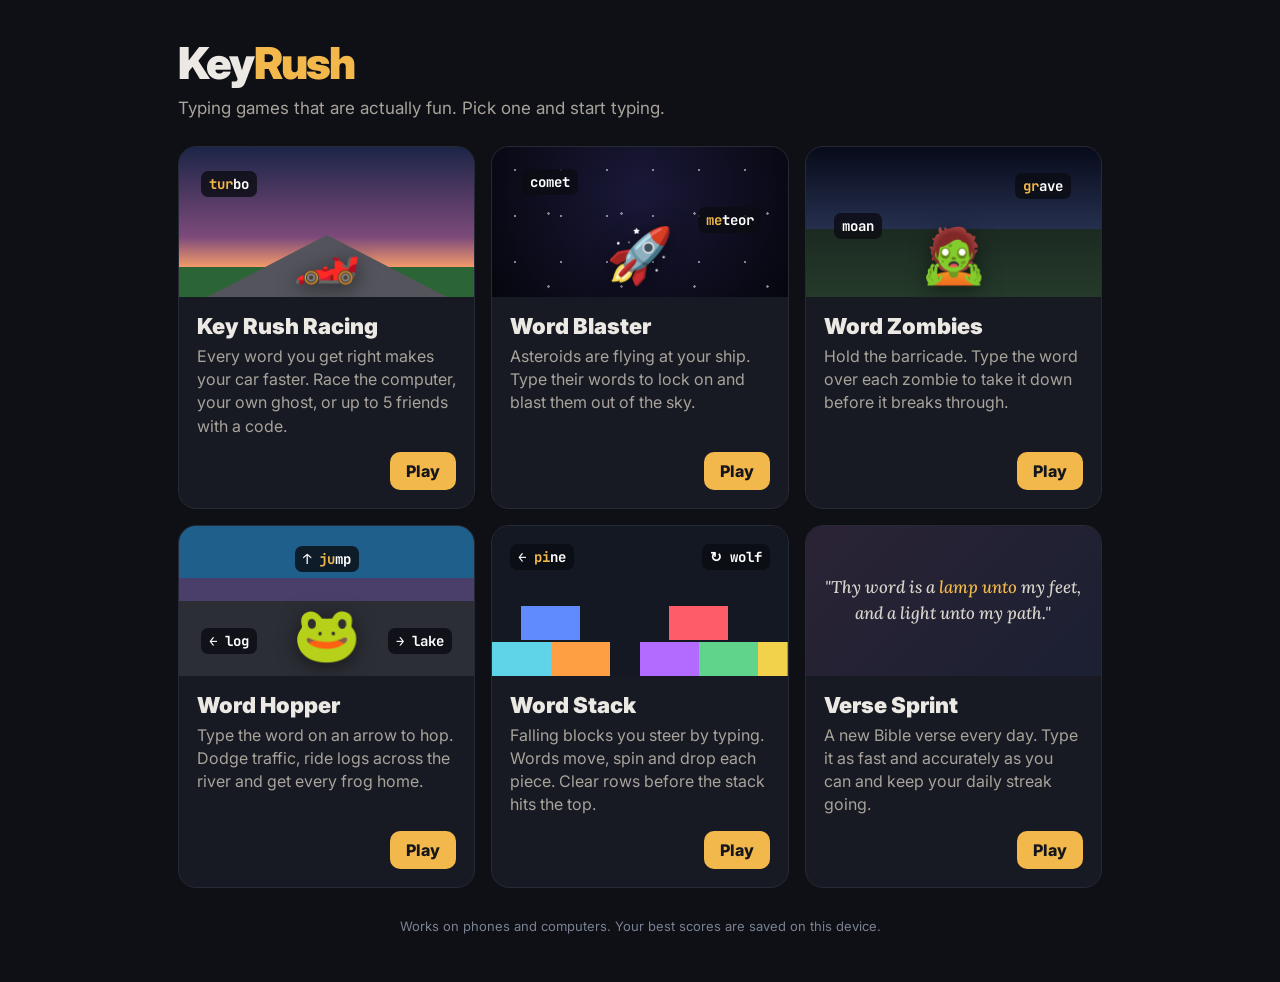
<file: index.html>
<!DOCTYPE html>
<html lang="en">
<head>
<meta charset="UTF-8">
<meta name="viewport" content="width=device-width, initial-scale=1">
<title>Key Rush · Typing Games</title>
<meta name="description" content="Fast, free typing games: race your friends, blast asteroids and hold off zombies, all by typing.">
<script>
  // Old invite links pointed at the home page: send them to the race.
  (function(){var r=new URLSearchParams(location.search).get("r");if(r)location.replace("race?r="+encodeURIComponent(r))})();
</script>
<link rel="preconnect" href="https://fonts.googleapis.com">
<link href="https://fonts.googleapis.com/css2?family=JetBrains+Mono:wght@700&family=Lora:ital,wght@1,500&family=Inter:wght@400;600;800;900&display=swap" rel="stylesheet">
<style>
  :root{--bg:#0e1016;--panel:#171a22;--line:#262a35;--text:#ece9e4;--dim:#7a8190;--accent:#f2b84b}
  *{box-sizing:border-box}
  body{margin:0;background:var(--bg);color:var(--text);font-family:Inter,system-ui,sans-serif;min-height:100vh}
  main{max-width:960px;margin:0 auto;padding:36px 18px 48px}
  h1{margin:0;font:900 44px Inter,sans-serif;letter-spacing:-.04em}
  h1 span{color:var(--accent)}
  .tag{color:#a8a39b;font-size:17px;margin:8px 0 28px}
  .grid{display:grid;grid-template-columns:repeat(auto-fit,minmax(260px,1fr));gap:16px}
  .game{display:flex;flex-direction:column;background:var(--panel);border:1px solid var(--line);border-radius:18px;overflow:hidden;color:inherit;text-decoration:none;transition:transform .15s,border-color .15s}
  .game:hover{transform:translateY(-3px);border-color:var(--accent)}
  .art{height:150px;position:relative;overflow:hidden;display:flex;align-items:flex-end;justify-content:center;font-size:54px}
  .race .art{background:linear-gradient(#1c2547,#7c4a7a 60%,#f39a6a 80%,#2b6435 80%)}
  .race .road{position:absolute;bottom:0;left:50%;width:0;height:0;border-left:120px solid transparent;border-right:120px solid transparent;border-bottom:62px solid #53545c;transform:translateX(-50%)}
  .space .art{background:radial-gradient(circle at 50% 30%,#1a1838,#05060d);}
  .space .art::before{content:"";position:absolute;inset:0;background-image:radial-gradient(#fff 1px,transparent 1.5px),radial-gradient(#fff 1px,transparent 1.5px);background-size:46px 46px,73px 73px;background-position:0 0,20px 30px;opacity:.5}
  .hop .art{background:linear-gradient(#1f5f8b 0 35%,#4a3f6b 35% 50%,#2c2e36 50% 100%)}
.stack .art{background:#141822}
  .stack .blocks{position:absolute;inset:auto 0 0 0;height:70px;background:
    linear-gradient(90deg,#5fd4e8 0 20%,#ff9f43 20% 40%,#141822 40% 50%,#b36bff 50% 70%,#5fd48a 70% 90%,#f2d14b 90%) bottom/100% 34px no-repeat,
    linear-gradient(90deg,#141822 0 10%,#5f8bff 10% 30%,#141822 30% 60%,#ff5c6a 60% 80%,#141822 80%) top/100% 34px no-repeat}
  .verse .art{background:linear-gradient(135deg,#2a2335,#1b2032);align-items:center;padding:16px}
  .vtext{font:italic 500 17px/1.5 Lora,Georgia,serif;color:#d9d4cb;text-align:center}
  .vtext b{color:var(--accent);font-weight:500}
  .zombie .art{background:linear-gradient(#070b1a,#26304f 55%,#1c2a22 55%,#253a2a)}
  .art span{position:relative;z-index:1;margin-bottom:10px;filter:drop-shadow(0 4px 10px rgba(0,0,0,.5))}
  .word{position:absolute;z-index:2;background:rgba(10,12,18,.8);color:#fff;font:700 14px 'JetBrains Mono',monospace;padding:4px 8px;border-radius:7px}
  .word b{color:var(--accent);font-weight:700}
  .body{padding:16px 18px 18px;flex:1;display:flex;flex-direction:column}
  .body h2{margin:0;font:900 22px Inter,sans-serif}
  .body p{color:#a8a39b;line-height:1.45;margin:6px 0 14px;flex:1}
  .meta{display:flex;justify-content:space-between;align-items:center}
  .best{font:700 13px 'JetBrains Mono',monospace;color:var(--accent)}
  .play{background:var(--accent);color:#14161b;font-weight:800;padding:9px 16px;border-radius:10px}
  footer{color:var(--dim);font-size:13px;margin-top:30px;text-align:center}
</style>
</head>
<body>
<main>
  <h1>Key<span>Rush</span></h1>
  <p class="tag">Typing games that are actually fun. Pick one and start typing.</p>
  <div class="grid">
    <a class="game race" href="race">
      <div class="art"><div class="road"></div><span>🏎️</span><div class="word" style="top:24px;left:22px"><b>tur</b>bo</div></div>
      <div class="body"><h2>Key Rush Racing</h2><p>Every word you get right makes your car faster. Race the computer, your own ghost, or up to 5 friends with a code.</p>
        <div class="meta"><span class="best" id="bRace"></span><span class="play">Play</span></div></div>
    </a>
    <a class="game space" href="space">
      <div class="art"><span>🚀</span><div class="word" style="top:22px;left:30px">comet</div><div class="word" style="top:60px;right:26px"><b>me</b>teor</div></div>
      <div class="body"><h2>Word Blaster</h2><p>Asteroids are flying at your ship. Type their words to lock on and blast them out of the sky.</p>
        <div class="meta"><span class="best" id="bSpace"></span><span class="play">Play</span></div></div>
    </a>
    <a class="game zombie" href="zombies">
      <div class="art"><span>🧟</span><div class="word" style="top:26px;right:30px"><b>gr</b>ave</div><div class="word" style="top:66px;left:28px">moan</div></div>
      <div class="body"><h2>Word Zombies</h2><p>Hold the barricade. Type the word over each zombie to take it down before it breaks through.</p>
        <div class="meta"><span class="best" id="bZombie"></span><span class="play">Play</span></div></div>
    </a>
    <a class="game hop" href="hop">
      <div class="art"><span>🐸</span><div class="word" style="top:20px;left:50%;transform:translateX(-50%)">↑ <b>ju</b>mp</div><div class="word" style="bottom:22px;left:22px">← log</div><div class="word" style="bottom:22px;right:22px">→ lake</div></div>
      <div class="body"><h2>Word Hopper</h2><p>Type the word on an arrow to hop. Dodge traffic, ride logs across the river and get every frog home.</p>
        <div class="meta"><span class="best" id="bHop"></span><span class="play">Play</span></div></div>
    </a>
    <a class="game stack" href="stack">
      <div class="art"><div class="blocks"></div><div class="word" style="top:18px;left:18px">← <b>pi</b>ne</div><div class="word" style="top:18px;right:18px">↻ wolf</div></div>
      <div class="body"><h2>Word Stack</h2><p>Falling blocks you steer by typing. Words move, spin and drop each piece. Clear rows before the stack hits the top.</p>
        <div class="meta"><span class="best" id="bStack"></span><span class="play">Play</span></div></div>
    </a>
    <a class="game verse" href="verse">
      <div class="art"><div class="vtext">"Thy word is a <b>lamp unto</b> my feet, and a light unto my path."</div></div>
      <div class="body"><h2>Verse Sprint</h2><p>A new Bible verse every day. Type it as fast and accurately as you can and keep your daily streak going.</p>
        <div class="meta"><span class="best" id="bVerse"></span><span class="play">Play</span></div></div>
    </a>
  </div>
  <footer>Works on phones and computers. Your best scores are saved on this device.</footer>
</main>
<script>
function g(k){try{return localStorage.getItem(k)}catch(e){return null}}
var r=["kr_best_easy","kr_best_med","kr_best_hard"].map(function(k){return parseFloat(g(k)||"0")}).filter(Boolean);
if(r.length)document.getElementById("bRace").textContent="Best "+Math.min.apply(null,r).toFixed(2)+"s";
if(+g("tk_best_space"))document.getElementById("bSpace").textContent="Best "+g("tk_best_space");
if(+g("tk_best_hop"))document.getElementById("bHop").textContent="Best "+g("tk_best_hop");
if(+g("tk_best_stack"))document.getElementById("bStack").textContent="Best "+g("tk_best_stack");
var vsk=+(g("vs_streak")||0),vl=+(g("vs_last")||0),d=new Date(),td=Math.floor((d.getTime()-d.getTimezoneOffset()*60000)/86400000);
if(vsk&&vl>=td-1)document.getElementById("bVerse").textContent="🔥 "+vsk+"-day streak";
if(+g("tk_best_zombie"))document.getElementById("bZombie").textContent="Best "+g("tk_best_zombie");
</script>
</body>
</html>
</file>
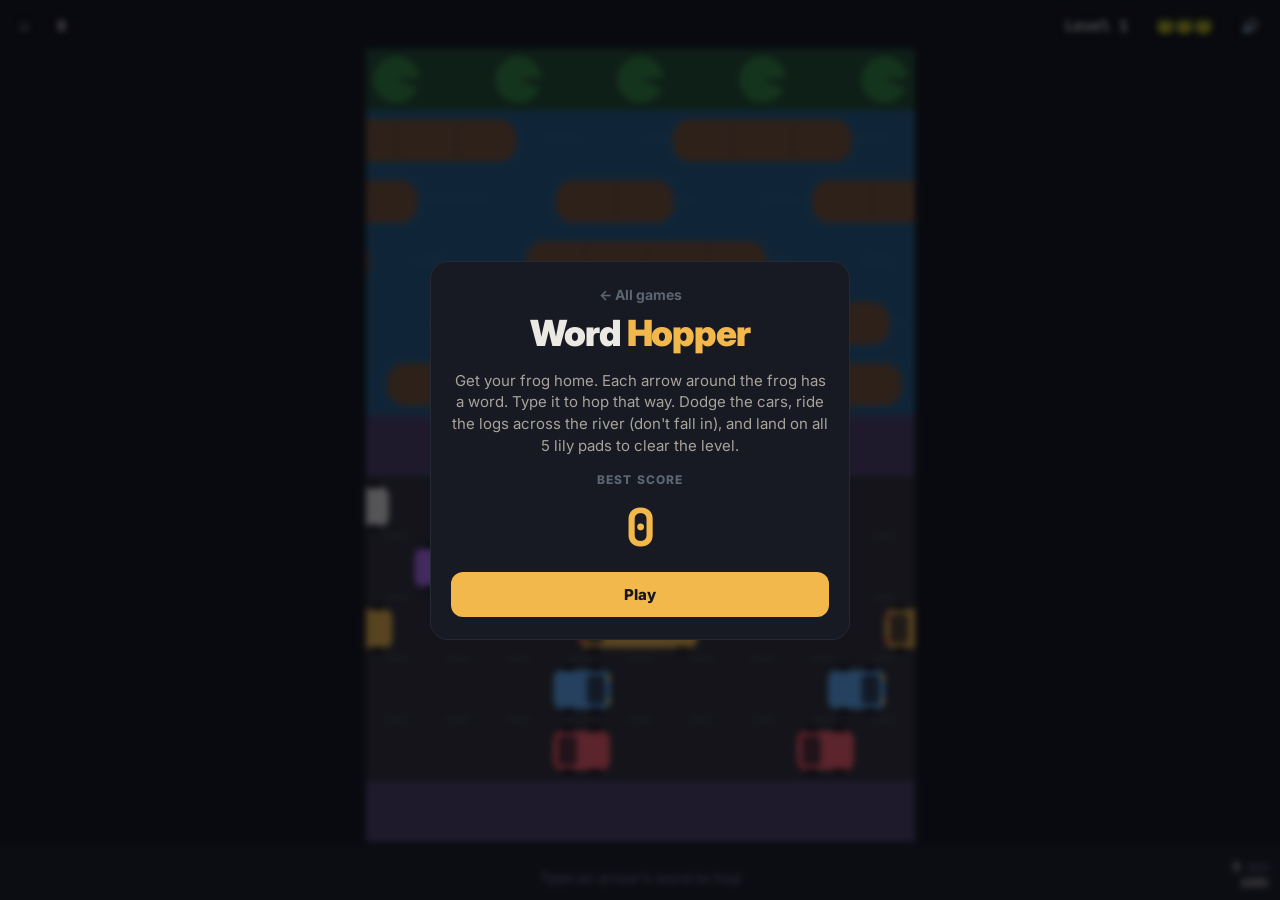
<file: hop.html>
<!DOCTYPE html>
<html lang="en">
<head>
<meta charset="UTF-8">
<meta name="viewport" content="width=device-width, initial-scale=1, interactive-widget=resizes-content">
<title>Word Hopper · Key Rush</title>
<meta name="description" content="Type the word on an arrow to hop. Cross the road, ride the logs, reach the lily pads.">
<link rel="preconnect" href="https://fonts.googleapis.com">
<link href="https://fonts.googleapis.com/css2?family=JetBrains+Mono:wght@400;700&family=Inter:wght@400;600;800;900&display=swap" rel="stylesheet">
<link rel="stylesheet" href="typekit.css">
</head>
<body>
<div id="wrap">
  <div id="stage">
    <canvas id="cv"></canvas>
    <div class="hud">
      <a class="pill" href="./" aria-label="All games">⌂</a>
      <span class="pill" id="score">0</span>
      <span class="sp"></span>
      <span class="pill" id="level">Level 1</span><span class="pill" id="lives"></span>
      <button class="pill" id="mute" aria-label="Sound on or off"></button>
    </div>
  </div>
  <div class="typedbar" id="typedbar"><span id="typed"></span><span class="tstat" id="tstat"><b>0</b> wpm<br><b>100%</b></span>
    <input id="tkIn" autocomplete="off" autocapitalize="off" autocorrect="off" spellcheck="false">
    <div id="tkTap" class="tap hide">👆 Tap here to type</div>
  </div>
</div>

<div class="overlay" id="menu"><div class="card">
  <a class="home" href="./">← All games</a>
  <h1>Word <span>Hopper</span></h1>
  <p>Get your frog home. Each arrow around the frog has a word. Type it to hop that way. Dodge the cars, ride the logs across the river (don't fall in), and land on all 5 lily pads to clear the level.</p>
  <div class="lbl">Best score</div><div class="big" id="mBest">0</div>
  <div class="row"><button class="btn" id="playBtn">Play</button></div>
</div></div>

<div class="overlay hide" id="over"><div class="card">
  <h1>Game <span>over</span></h1>
  <div class="lbl" style="margin-top:14px">Score</div><div class="big" id="oScore">0</div>
  <p id="oStats"></p>
  <div class="row"><button class="btn" id="againBtn">Play again</button><a class="btn alt" href="./">All games</a></div>
</div></div>

<script src="typekit.js"></script>
<script>
const $=id=>document.getElementById(id);
const cv=$("cv"),ctx=cv.getContext("2d");let W=0,H=0;
function resize(){const r=cv.getBoundingClientRect(),d=Math.min(2,window.devicePixelRatio||1);W=r.width;H=r.height;cv.width=W*d;cv.height=H*d;ctx.setTransform(d,0,0,d,0,0)}
TK.fitViewport(resize);TK.setupMute($("mute"));

// Board: 9 columns x 13 rows. Row 0 = lily pads, 1-5 river, 6 safe bank, 7-11 road, 12 start.
const COLS=9,ROWS=13,PADS=[0,2,4,6,8],TIME=45;
const LANES={
  11:{kind:"car",dir:-1,speed:1.0,len:1,gap:3,color:"#ff5c6a"},
  10:{kind:"car",dir:1,speed:1.3,len:1,gap:3.5,color:"#5fb0ff"},
  9:{kind:"car",dir:-1,speed:0.8,len:2,gap:3,color:"#f2b84b"},
  8:{kind:"car",dir:1,speed:1.8,len:1,gap:4,color:"#b36bff"},
  7:{kind:"car",dir:-1,speed:1.1,len:3,gap:4,color:"#e9e9e9"},
  5:{kind:"log",dir:1,speed:0.8,len:3,gap:2.5},
  4:{kind:"log",dir:-1,speed:1.1,len:2,gap:2.5},
  3:{kind:"log",dir:1,speed:0.6,len:4,gap:2.5},
  2:{kind:"log",dir:-1,speed:1.3,len:2,gap:2.2},
  1:{kind:"log",dir:1,speed:0.9,len:3,gap:2.5}};
let state="menu",score=0,level=1,lives=3,lanes={},frog,pads=[false,false,false,false,false],prompts=[],timeLeft=TIME,best=0,dead=0,splat=null,ripples=[],st=TK.makeStats(),crossings=0;
const typer=TK.makeTyper();
const inp=TK.setupInput({onChar,onRelease:()=>{typer.release();TK.renderTyped($("typed"),typer,"Type an arrow's word to hop")},active:()=>state==="play"});

function cellSize(){return Math.floor(Math.min(W/COLS,(H-48)/ROWS))}
function origin(){const c=cellSize();return{x:Math.round((W-c*COLS)/2),y:Math.max(46,Math.round(H-c*ROWS-6)),c}}
function speedMul(){return 0.55+(level-1)*0.12}

function buildLanes(){
  lanes={};
  // Items repeat every (len+gap); the loop is long enough that wrapping happens off-screen.
  for(const r in LANES){const L=LANES[r],step=L.len+L.gap,n=Math.ceil((COLS+step)/step),items=[];
    const off=Math.random()*step;for(let i=0;i<n;i++)items.push(-L.len+off+i*step);
    lanes[r]={...L,items,period:n*step};}
}
function resetFrog(){frog={x:4,row:12,maxRow:12,hop:0,face:"up"};timeLeft=TIME;typer.target=null;refreshPrompts(true)}
function start(){
  TK.init();score=0;level=1;lives=3;crossings=0;st=TK.makeStats();pads=[false,false,false,false,false];
  buildLanes();resetFrog();dead=0;splat=null;state="play";
  $("menu").classList.add("hide");$("over").classList.add("hide");inp.focus();
}

// ---------- prompts: one word per direction ----------
const DIRS=["up","left","right","down"];
function canMove(d){return d==="up"?frog.row>0:d==="down"?frog.row<12:d==="left"?frog.x>0.5:frog.x<COLS-1.5}
function newWord(d){
  const taken=new Set(prompts.filter(p=>p.dir!==d&&p.word).map(p=>p.word[0]));
  return TK.pickWord(level,taken,{min:3,max:Math.min(6,4+Math.floor((level-1)/2))});
}
function refreshPrompts(all){
  if(all||!prompts.length)prompts=DIRS.map(d=>({dir:d,word:"",typed:0,alive:true}));
  for(const p of prompts){if(all||!p.word){p.word="";}}
  for(const p of prompts)if(!p.word){p.word=newWord(p.dir);p.typed=0}
  TK.renderTyped($("typed"),typer,"Type an arrow's word to hop");
}

function onChar(ch){
  if(state!=="play"||dead>0)return;
  const usable=prompts.filter(p=>canMove(p.dir));prompts.forEach(p=>p.alive=canMove(p.dir));
  const r=typer.key(ch,usable,p=>p.dir==="up"?3:p.dir==="down"?0:1);
  if(r.miss){st.miss();TK.tone(150,0.08,"square",0.05)}
  else{st.hit();TK.tone(700+r.t.typed*60,0.04,"triangle",0.05);if(r.done){hop(r.t.dir);r.t.word="";refreshPrompts(false)}}
  TK.renderTyped($("typed"),typer,"Type an arrow's word to hop");
}
function hop(d){
  frog.face=d;frog.hop=0.14;TK.tone(520,0.08,"sine",0.1,880);
  if(d==="up")frog.row--;else if(d==="down")frog.row++;
  else frog.x=Math.max(0,Math.min(COLS-1,frog.x+(d==="left"?-1:1)));
  const L=LANES[frog.row];if(!L||L.kind!=="log")frog.x=Math.round(frog.x);
  if(frog.row<frog.maxRow){frog.maxRow=frog.row;score+=10}
  if(frog.row===0)landTop();
}
function landTop(){
  const col=Math.round(frog.x),i=PADS.indexOf(col);
  if(i<0||pads[i]||Math.abs(frog.x-col)>0.45){die("Missed the lily pad");return}
  pads[i]=true;crossings++;score+=200+Math.floor(timeLeft)*5;TK.tone(660,0.12,"triangle",0.13);TK.tone(990,0.2,"triangle",0.13,null,0.1);
  if(pads.every(Boolean)){level++;score+=1000;pads=[false,false,false,false,false];buildLanes();
    [523,659,784,1047].forEach((f,k)=>TK.tone(f,0.25,"triangle",0.13,null,k*0.11))}
  resetFrog();
}
function die(){
  if(dead>0)return;
  const o=origin();splat={x:frog.x,row:frog.row,water:LANES[frog.row]&&LANES[frog.row].kind==="log"};
  dead=0.9;lives--;TK.buzz(150);
  if(splat.water)TK.noise(0.5,1800,300,0.35);else TK.noise(0.35,500,80,0.5,"lowpass");
  typer.target=null;TK.renderTyped($("typed"),typer,"Type an arrow's word to hop");
}
function gameOver(){
  state="over";inp.blur();best=+(TK.store("tk_best_hop")||0);const nb=score>best;if(nb)TK.store("tk_best_hop",String(score));
  TK.tone(300,0.5,"sawtooth",0.08,90);$("oScore").textContent=score;
  $("oStats").innerHTML=`Level ${level} · ${crossings} frog${crossings===1?"":"s"} home<br><b>${st.wpm()} WPM</b> · <b>${st.acc()}% accuracy</b><br>${nb?"🎉 New best score!":`Best: ${Math.max(best,score)}`}`;
  setTimeout(()=>$("over").classList.remove("hide"),500);
}

function update(dt){
  const m=speedMul();
  for(const r in lanes){const L=lanes[r];for(let i=0;i<L.items.length;i++){let x=L.items[i]+L.dir*L.speed*m*dt;
    if(L.dir>0&&x>COLS)x-=L.period;
    if(L.dir<0&&x<-L.len)x+=L.period;
    L.items[i]=x}}
  ripples.forEach(r=>r.t+=dt);ripples=ripples.filter(r=>r.t<1);
  if(state!=="play")return;
  if(dead>0){dead-=dt;st.pause();if(dead<=0){splat=null;if(lives<=0){gameOver();return}resetFrog()}return}
  frog.hop=Math.max(0,frog.hop-dt);
  timeLeft-=dt;if(timeLeft<=0){die();return}
  const L=lanes[frog.row];
  if(L&&L.kind==="log"&&frog.hop<=0){
    const on=L.items.some(x=>frog.x+0.5>x+0.1&&frog.x+0.5<x+L.len-0.1);
    if(!on){die();return}
    frog.x+=L.dir*L.speed*m*dt;if(frog.x<-0.4||frog.x>COLS-0.6){die();return}
  }
  if(L&&L.kind==="car"){const a=frog.x+0.18,b=frog.x+0.82;if(L.items.some(x=>a<x+L.len-0.05&&b>x+0.05)){die();return}}
}

function rr(x,y,w,h,r){ctx.beginPath();ctx.roundRect?ctx.roundRect(x,y,w,h,r):ctx.rect(x,y,w,h);ctx.fill()}
function drawFrog(px,py,c,face,hopT){
  const s=c*0.4,lift=hopT>0?Math.sin((0.14-hopT)/0.14*Math.PI)*c*0.15:0,cx=px+c/2,cy=py+c/2-lift;
  const rot={up:0,right:Math.PI/2,down:Math.PI,left:-Math.PI/2}[face]||0;
  ctx.save();ctx.translate(cx,cy);ctx.rotate(rot);
  ctx.fillStyle="#2f8a3e";[[-1,-1],[1,-1],[-1,1],[1,1]].forEach(([a,b])=>{ctx.beginPath();ctx.ellipse(a*s*0.85,b*s*0.7,s*0.32,s*0.22,0,0,7);ctx.fill()});
  ctx.fillStyle="#5fd48a";ctx.beginPath();ctx.ellipse(0,0,s*0.7,s*0.85,0,0,7);ctx.fill();
  ctx.fillStyle="#fff";ctx.beginPath();ctx.arc(-s*0.32,-s*0.62,s*0.22,0,7);ctx.arc(s*0.32,-s*0.62,s*0.22,0,7);ctx.fill();
  ctx.fillStyle="#111";ctx.beginPath();ctx.arc(-s*0.32,-s*0.68,s*0.1,0,7);ctx.arc(s*0.32,-s*0.68,s*0.1,0,7);ctx.fill();
  ctx.restore();
}
function drawCar(x,y,w,c,col,dir){
  ctx.fillStyle=col;rr(x+2,y+c*0.18,w-4,c*0.64,c*0.14);
  ctx.fillStyle="rgba(20,24,34,.75)";const wx=dir>0?x+w-c*0.42:x+c*0.12;rr(wx,y+c*0.26,c*0.3,c*0.48,c*0.06);
  ctx.fillStyle="#111";[x+c*0.18,x+w-c*0.38].forEach(tx=>{rr(tx,y+c*0.1,c*0.2,c*0.1,2);rr(tx,y+c*0.8,c*0.2,c*0.1,2)});
  ctx.fillStyle=dir>0?"#ffe066":"#ff3b3b";rr(dir>0?x+w-6:x+2,y+c*0.24,4,c*0.12,2);rr(dir>0?x+w-6:x+2,y+c*0.64,4,c*0.12,2);
}
function label(p,cx,cy){
  ctx.font="700 15px 'JetBrains Mono',monospace";const arrow={up:"↑",down:"↓",left:"←",right:"→"}[p.dir];
  const txt=p.word,tw=ctx.measureText(txt).width,aw=ctx.measureText(arrow+" ").width,pw=tw+aw+12;
  const x=Math.max(pw/2+2,Math.min(W-pw/2-2,cx)),y=Math.max(54,Math.min(H-14,cy)),tgt=typer.target===p;
  ctx.fillStyle=tgt?"rgba(242,184,75,.25)":"rgba(10,12,18,.82)";rr(x-pw/2,y-12,pw,24,7);
  if(tgt){ctx.strokeStyle="#f2b84b";ctx.lineWidth=2;ctx.stroke()}
  ctx.textBaseline="middle";ctx.textAlign="left";let tx=x-pw/2+6;
  ctx.fillStyle="#7a8190";ctx.fillText(arrow,tx,y+1);tx+=aw;
  ctx.fillStyle="#f2b84b";const a=txt.slice(0,p.typed);ctx.fillText(a,tx,y+1);tx+=ctx.measureText(a).width;ctx.fillStyle="#fff";ctx.fillText(txt.slice(p.typed),tx,y+1);
}
function render(){
  const {x:ox,y:oy,c}=origin(),bw=c*COLS;
  ctx.fillStyle="#0e1016";ctx.fillRect(0,0,W,H);
  for(let r=0;r<ROWS;r++){const y=oy+r*c;
    ctx.fillStyle=r===0?"#1d4d2e":r<=5?"#1f5f8b":r===6||r===12?"#4a3f6b":"#2c2e36";ctx.fillRect(ox,y,bw,c);
    if(r>=7&&r<=10){ctx.fillStyle="rgba(255,255,255,.35)";for(let k=0;k<COLS;k++)ctx.fillRect(ox+k*c+c*0.3,y+c-1,c*0.4,2)}}
  ctx.fillStyle="rgba(255,255,255,.06)";for(let r=1;r<=5;r++)for(let k=0;k<6;k++){const wx=ox+((k*1.7+r*0.9+performance.now()/4000*(r%2?1:-1))%COLS+COLS)%COLS*c;ctx.fillRect(wx,oy+r*c+c*0.45,c*0.5,2)}
  PADS.forEach((col,i)=>{const px=ox+col*c+c/2,py=oy+c/2;ctx.fillStyle="#2f8a3e";ctx.beginPath();ctx.arc(px,py,c*0.38,0.4,Math.PI*2-0.1);ctx.lineTo(px,py);ctx.fill();
    if(pads[i])drawFrog(ox+col*c,oy,c,"down",0)});
  for(const r in lanes){const L=lanes[r],y=oy+r*c;ctx.save();ctx.beginPath();ctx.rect(ox,y,bw,c);ctx.clip();
    for(const x of L.items){const px=ox+x*c,w=L.len*c;
      if(L.kind==="log"){ctx.fillStyle="#7a5236";rr(px+2,y+c*0.15,w-4,c*0.7,c*0.3);ctx.fillStyle="rgba(0,0,0,.18)";for(let k=1;k<L.len;k++)ctx.fillRect(px+k*c,y+c*0.2,2,c*0.6)}
      else drawCar(px,y,w,c,L.color,L.dir)}ctx.restore()}
  if(state!=="menu"&&frog){
    if(splat){const sx=ox+splat.x*c+c/2,sy=oy+splat.row*c+c/2;ctx.fillStyle=splat.water?"rgba(180,220,255,.8)":"#ff5c6a";
      for(let k=0;k<8;k++){const a=k/8*Math.PI*2,rr2=c*0.35*(1.2-dead);ctx.beginPath();ctx.arc(sx+Math.cos(a)*rr2,sy+Math.sin(a)*rr2,c*0.08,0,7);ctx.fill()}}
    else drawFrog(ox+frog.x*c,oy+frog.row*c,c,frog.face,frog.hop);
    // timer bar
    ctx.fillStyle="rgba(10,12,18,.7)";rr(ox,oy-10,bw,6,3);ctx.fillStyle=timeLeft>15?"#5fd48a":timeLeft>7?"#f2b84b":"#ff5c6a";rr(ox,oy-10,bw*Math.max(0,timeLeft)/TIME,6,3);
    if(state==="play"&&dead<=0){
      const fx=ox+frog.x*c+c/2,fy=oy+frog.row*c+c/2,off=c*0.95;
      const pos={up:[fx,fy-off],down:[fx,fy+off],left:[fx-off*1.6,fy],right:[fx+off*1.6,fy]};
      for(const p of prompts)if(canMove(p.dir)&&p.word)label(p,pos[p.dir][0],pos[p.dir][1]);
    }
  }
}
function hud(){$("score").textContent=score;$("level").textContent="Level "+level;$("lives").textContent="🐸".repeat(Math.max(0,lives))||"💀";
  $("tstat").innerHTML=`<b>${st.wpm()}</b> wpm<br><b>${st.acc()}%</b>`}

$("playBtn").addEventListener("click",start);$("againBtn").addEventListener("click",start);
document.addEventListener("keydown",e=>{if(e.key==="Enter"&&state!=="play"){e.preventDefault();start()}});
$("mBest").textContent=TK.store("tk_best_hop")||0;
buildLanes();
let last=performance.now();
function loop(now){const dt=Math.min(0.05,(now-last)/1000);last=now;update(dt);render();hud();inp.tick();requestAnimationFrame(loop)}
TK.renderTyped($("typed"),typer,"Type an arrow's word to hop");requestAnimationFrame(loop);
</script>
</body>
</html>
</file>
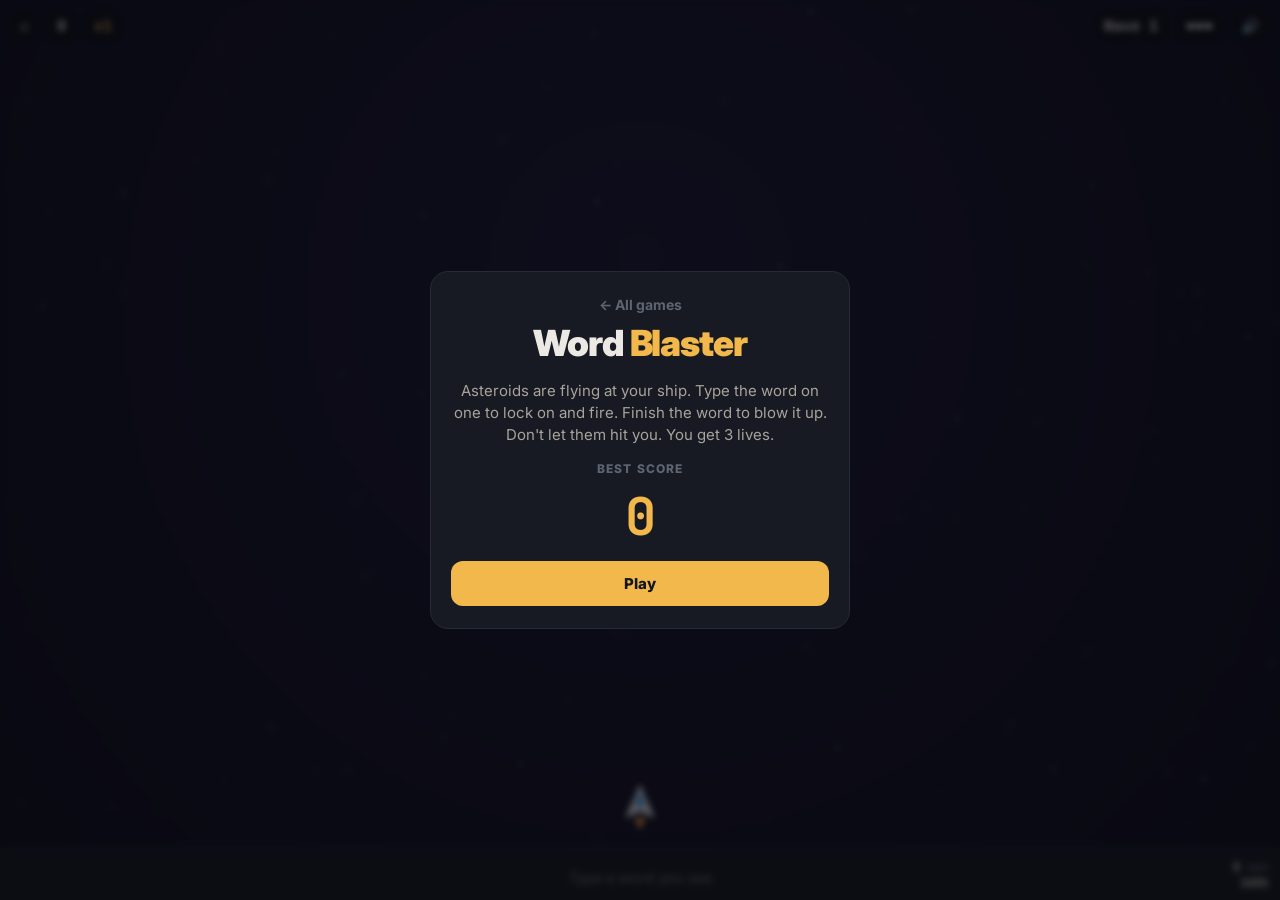
<file: space.html>
<!DOCTYPE html>
<html lang="en">
<head>
<meta charset="UTF-8">
<meta name="viewport" content="width=device-width, initial-scale=1, interactive-widget=resizes-content">
<title>Word Blaster · Key Rush</title>
<meta name="description" content="Type the words on the asteroids to blast them before they hit your ship.">
<link rel="preconnect" href="https://fonts.googleapis.com">
<link href="https://fonts.googleapis.com/css2?family=JetBrains+Mono:wght@400;700&family=Inter:wght@400;600;800;900&display=swap" rel="stylesheet">
<link rel="stylesheet" href="typekit.css">
</head>
<body>
<div id="wrap">
  <div id="stage">
    <canvas id="cv"></canvas>
    <div class="hud">
      <a class="pill" href="./" aria-label="All games">⌂</a>
      <span class="pill" id="score">0</span><span class="pill mult" id="mult">x1</span>
      <span class="sp"></span>
      <span class="pill" id="wave">Wave 1</span><span class="pill" id="lives"></span>
      <button class="pill" id="mute" aria-label="Sound on or off"></button>
    </div>
  </div>
  <div class="typedbar" id="typedbar"><span id="typed"></span><span class="tstat" id="tstat"><b>0</b> wpm<br><b>100%</b></span>
    <input id="tkIn" autocomplete="off" autocapitalize="off" autocorrect="off" spellcheck="false">
    <div id="tkTap" class="tap hide">👆 Tap here to type</div>
  </div>
</div>

<div class="overlay" id="menu"><div class="card">
  <a class="home" href="./">← All games</a>
  <h1>Word <span>Blaster</span></h1>
  <p>Asteroids are flying at your ship. Type the word on one to lock on and fire. Finish the word to blow it up. Don't let them hit you. You get 3 lives.</p>
  <div class="lbl">Best score</div><div class="big" id="mBest">0</div>
  <div class="row"><button class="btn" id="playBtn">Play</button></div>
</div></div>

<div class="overlay hide" id="over"><div class="card">
  <h1>Game <span>over</span></h1>
  <div class="lbl" style="margin-top:14px">Score</div><div class="big" id="oScore">0</div>
  <p id="oStats"></p>
  <div class="row"><button class="btn" id="againBtn">Play again</button><a class="btn alt" href="./">All games</a></div>
</div></div>

<script src="typekit.js"></script>
<script>
const $=id=>document.getElementById(id);
const cv=$("cv"),ctx=cv.getContext("2d");let W=0,H=0;
function resize(){const r=cv.getBoundingClientRect(),d=Math.min(2,window.devicePixelRatio||1);W=r.width;H=r.height;cv.width=W*d;cv.height=H*d;ctx.setTransform(d,0,0,d,0,0)}
TK.fitViewport(resize);TK.setupMute($("mute"));

let state="menu",score=0,wave=1,lives=3,combo=0,enemies=[],bolts=[],parts=[],toSpawn=0,spawnT=0,banner=0,shake=0,shipAng=-Math.PI/2,kills=0;
const typer=TK.makeTyper();let st=TK.makeStats();
const inp=TK.setupInput({onChar,onRelease:()=>{typer.release();TK.renderTyped($("typed"),typer)},active:()=>state==="play"});
const stars=[...Array(140)].map(()=>({x:Math.random(),y:Math.random(),z:Math.random()}));
const ship=()=>({x:W/2,y:H-44});
function mult(){return 1+Math.min(3,Math.floor(combo/15))}

function start(){
  TK.init();score=0;lives=3;combo=0;enemies=[];bolts=[];parts=[];st=TK.makeStats();kills=0;typer.target=null;
  state="play";startWave(1);$("menu").classList.add("hide");$("over").classList.add("hide");TK.renderTyped($("typed"),typer);inp.focus();
}
function startWave(n){wave=n;toSpawn=5+n*2;spawnT=0.4;banner=2;if(n>1){TK.tone(523,0.15,"triangle",0.12);TK.tone(784,0.25,"triangle",0.12,0,0.12)}}
function spawn(){
  const taken=new Set(enemies.filter(e=>e.alive).map(e=>e.word[0]));
  const word=TK.pickWord(wave,taken),r=13+word.length*2.2;
  enemies.push({word,typed:0,alive:true,x:30+Math.random()*(W-60),y:-r-10,r,
    speed:H/Math.max(5.5,15-wave*0.9)*(0.85+Math.random()*0.3),rot:Math.random()*6,spin:(Math.random()-.5)*1.6,
    shape:[...Array(9)].map(()=>0.75+Math.random()*0.4),flash:0,knock:0});
}
function explode(x,y,col,n){for(let i=0;i<n;i++){const a=Math.random()*7,s=40+Math.random()*220;parts.push({x,y,vx:Math.cos(a)*s,vy:Math.sin(a)*s,life:0.4+Math.random()*0.5,col})}}

function onChar(ch){
  if(state!=="play")return;
  const r=typer.key(ch,enemies,e=>e.y);
  if(r.miss){combo=0;st.miss();TK.tone(150,0.09,"square",0.05)}
  else{
    st.hit();combo++;const t=r.t,s=ship();
    bolts.push({x1:s.x,y1:s.y-16,x2:t.x,y2:t.y,life:0.09});t.flash=0.07;t.knock=0.12;
    shipAng=Math.atan2(t.y-s.y,t.x-s.x);TK.tone(1500,0.07,"square",0.035,500);
    if(r.done){t.alive=false;kills++;score+=t.word.length*10*mult();explode(t.x,t.y,"#f2b84b",22);explode(t.x,t.y,"#8a8199",10);TK.noise(0.45,1500,90,0.35)}
  }
  TK.renderTyped($("typed"),typer);
}
function hurt(e){
  lives--;shake=16;explode(e.x,e.y,"#ff5c6a",30);TK.noise(0.6,700,50,0.55,"lowpass");TK.buzz(160);combo=0;
  if(typer.target===e)typer.target=null;TK.renderTyped($("typed"),typer);
  if(lives<=0)gameOver();
}
function gameOver(){
  state="over";inp.blur();const best=+(TK.store("tk_best_space")||0),nb=score>best;if(nb)TK.store("tk_best_space",String(score));
  TK.tone(400,0.3,"sawtooth",0.08,120);
  $("oScore").textContent=score;
    $("oStats").innerHTML=`Wave ${wave} · ${kills} asteroids<br><b>${st.wpm()} WPM</b> · <b>${st.acc()}% accuracy</b><br>${nb?"🎉 New best score!":`Best: ${Math.max(best,score)}`}`;
  setTimeout(()=>$("over").classList.remove("hide"),600);
}

function update(dt){
  for(const s of stars){s.y+=(0.02+s.z*0.08)*dt;if(s.y>1){s.y=0;s.x=Math.random()}}
  if(state==="play"){
    if(banner>0)banner-=dt;
    else{spawnT-=dt;if(toSpawn>0&&spawnT<=0){spawn();toSpawn--;spawnT=Math.max(0.55,2.1-wave*0.13)*(0.7+Math.random()*0.6)}}
    const s=ship();
    for(const e of enemies){if(!e.alive)continue;
      const dx=s.x-e.x,dy=s.y-e.y,d=Math.hypot(dx,dy)||1,v=e.speed*(e.knock>0?0.15:1);
      e.x+=dx/d*v*dt;e.y+=dy/d*v*dt;e.rot+=e.spin*dt;e.knock-=dt;e.flash-=dt;
      if(d<e.r+16){e.alive=false;hurt(e);if(state!=="play")break}}
    enemies=enemies.filter(e=>e.alive);if(!enemies.length)st.pause();
    if(state==="play"&&toSpawn===0&&banner<=0&&!enemies.length){score+=100*wave;startWave(wave+1)}
  }
  bolts.forEach(b=>b.life-=dt);bolts=bolts.filter(b=>b.life>0);
  parts.forEach(p=>{p.x+=p.vx*dt;p.y+=p.vy*dt;p.vx*=0.97;p.vy*=0.97;p.life-=dt});parts=parts.filter(p=>p.life>0);
  shake*=Math.pow(0.03,dt);
}

function label(e){
  ctx.font="700 16px 'JetBrains Mono',monospace";const tw=ctx.measureText(e.word).width,pw=tw+14;
  const x=Math.max(pw/2+4,Math.min(W-pw/2-4,e.x)),y=Math.max(60,e.y-e.r-16),tgt=typer.target===e;
  ctx.fillStyle=tgt?"rgba(242,184,75,.18)":"rgba(10,12,18,.78)";ctx.beginPath();ctx.roundRect?ctx.roundRect(x-pw/2,y-12,pw,24,7):ctx.rect(x-pw/2,y-12,pw,24);ctx.fill();
  if(tgt){ctx.strokeStyle="#f2b84b";ctx.lineWidth=2;ctx.stroke()}
  ctx.textAlign="left";ctx.textBaseline="middle";let cx=x-tw/2;
  const a=e.word.slice(0,e.typed),b=e.word.slice(e.typed);
  ctx.fillStyle="#f2b84b";ctx.fillText(a,cx,y+1);cx+=ctx.measureText(a).width;ctx.fillStyle="#fff";ctx.fillText(b,cx,y+1);
}
function render(){
  const g=ctx.createRadialGradient(W*0.5,H*0.3,10,W*0.5,H*0.5,Math.max(W,H));g.addColorStop(0,"#1a1838");g.addColorStop(1,"#05060d");
  ctx.fillStyle=g;ctx.fillRect(0,0,W,H);
  for(const s of stars){ctx.fillStyle=`rgba(255,255,255,${0.25+s.z*0.7})`;const r=0.5+s.z*1.4;ctx.fillRect(s.x*W,s.y*H,r,r)}
  ctx.save();if(shake>0.5)ctx.translate((Math.random()-.5)*shake,(Math.random()-.5)*shake);
  for(const e of enemies){
    ctx.save();ctx.translate(e.x,e.y);ctx.rotate(e.rot);ctx.beginPath();
    e.shape.forEach((k,i)=>{const a=i/e.shape.length*Math.PI*2;const px=Math.cos(a)*e.r*k,py=Math.sin(a)*e.r*k;i?ctx.lineTo(px,py):ctx.moveTo(px,py)});ctx.closePath();
    ctx.fillStyle=e.flash>0?"#fff":"#5a5266";ctx.fill();ctx.lineWidth=2;ctx.strokeStyle=typer.target===e?"#f2b84b":"#8a8199";ctx.stroke();
    ctx.fillStyle="rgba(0,0,0,.2)";ctx.beginPath();ctx.arc(e.r*0.25,-e.r*0.2,e.r*0.22,0,7);ctx.fill();ctx.restore();
  }
  for(const b of bolts){ctx.strokeStyle="#7df9ff";ctx.lineWidth=3;ctx.shadowColor="#7df9ff";ctx.shadowBlur=12;ctx.beginPath();ctx.moveTo(b.x1,b.y1);ctx.lineTo(b.x2,b.y2);ctx.stroke();ctx.shadowBlur=0}
  for(const p of parts){ctx.globalAlpha=Math.min(1,p.life*2);ctx.fillStyle=p.col;ctx.fillRect(p.x-2,p.y-2,4,4)}ctx.globalAlpha=1;
  if(state!=="over"||lives>0){const s=ship();ctx.save();ctx.translate(s.x,s.y);ctx.rotate(shipAng+Math.PI/2);
    ctx.fillStyle="#ff9f43";ctx.beginPath();ctx.moveTo(-6,14);ctx.lineTo(0,22+Math.random()*10);ctx.lineTo(6,14);ctx.fill();
    ctx.fillStyle="#e8ecf5";ctx.beginPath();ctx.moveTo(0,-20);ctx.lineTo(15,14);ctx.lineTo(0,8);ctx.lineTo(-15,14);ctx.closePath();ctx.fill();
    ctx.fillStyle="#5fb0ff";ctx.beginPath();ctx.ellipse(0,-3,4,7,0,0,7);ctx.fill();ctx.restore()}
  for(const e of enemies)label(e);
  if(banner>0&&state==="play"){ctx.globalAlpha=Math.min(1,banner);ctx.fillStyle="#fff";ctx.font="900 44px Inter,sans-serif";ctx.textAlign="center";ctx.textBaseline="middle";
    ctx.fillText(`WAVE ${wave}`,W/2,H*0.4);ctx.globalAlpha=1}
  ctx.restore();
}
function hud(){$("tstat").innerHTML=`<b>${st.wpm()}</b> wpm<br><b>${st.acc()}%</b>`;$("score").textContent=score;$("mult").textContent="x"+mult();$("wave").textContent="Wave "+wave;$("lives").textContent="❤️".repeat(Math.max(0,lives))||"💀"}

$("playBtn").addEventListener("click",start);$("againBtn").addEventListener("click",start);
document.addEventListener("keydown",e=>{if(e.key==="Enter"&&state!=="play"){e.preventDefault();start()}});
$("mBest").textContent=TK.store("tk_best_space")||0;
let last=performance.now();
function loop(now){const dt=Math.min(0.05,(now-last)/1000);last=now;update(dt);render();hud();inp.tick();requestAnimationFrame(loop)}
TK.renderTyped($("typed"),typer);requestAnimationFrame(loop);
</script>
</body>
</html>
</file>
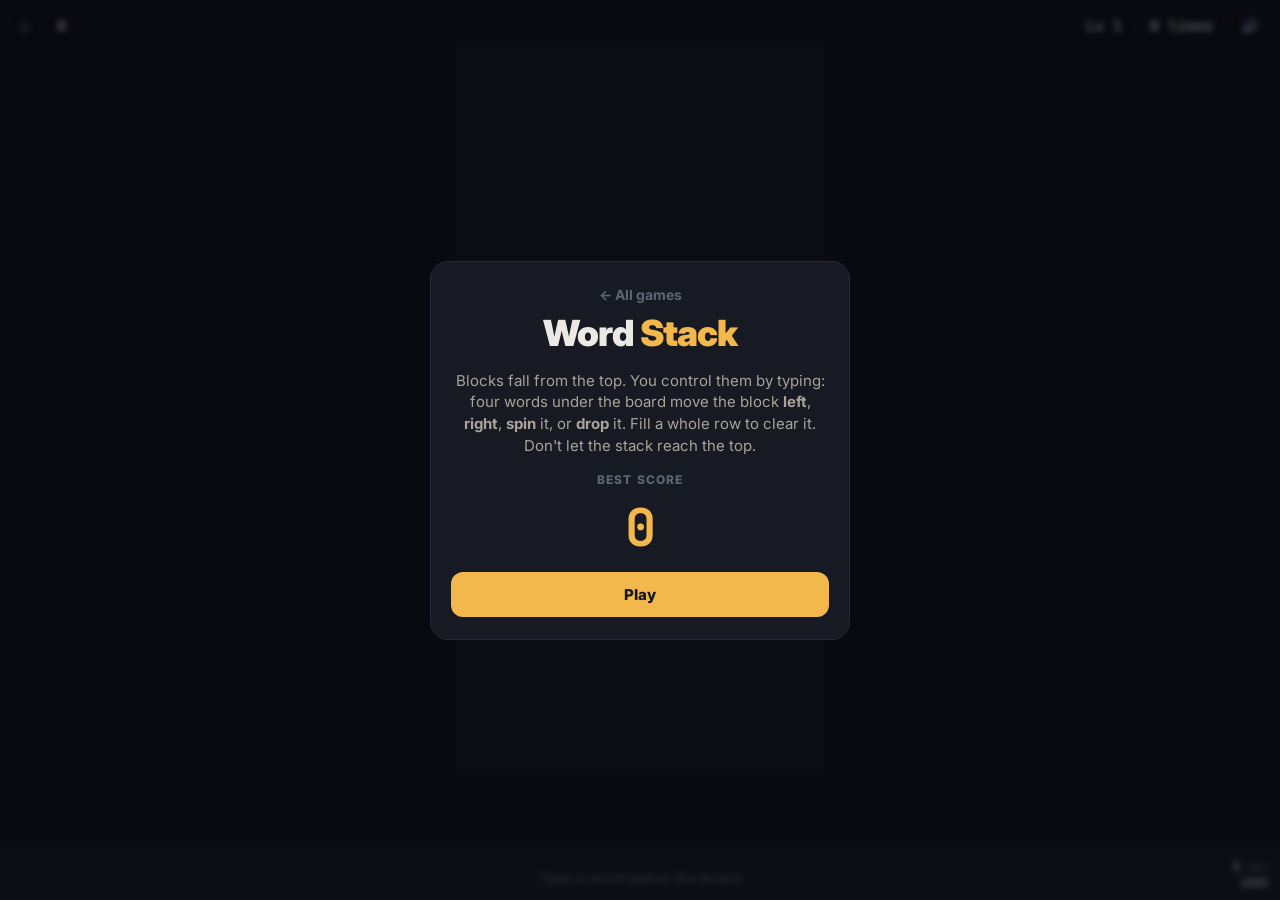
<file: stack.html>
<!DOCTYPE html>
<html lang="en">
<head>
<meta charset="UTF-8">
<meta name="viewport" content="width=device-width, initial-scale=1, interactive-widget=resizes-content">
<title>Word Stack · Key Rush</title>
<meta name="description" content="Stack falling blocks by typing: words move, spin and drop each piece.">
<link rel="preconnect" href="https://fonts.googleapis.com">
<link href="https://fonts.googleapis.com/css2?family=JetBrains+Mono:wght@400;700&family=Inter:wght@400;600;800;900&display=swap" rel="stylesheet">
<link rel="stylesheet" href="typekit.css">
</head>
<body>
<div id="wrap">
  <div id="stage">
    <canvas id="cv"></canvas>
    <div class="hud">
      <a class="pill" href="./" aria-label="All games">⌂</a>
      <span class="pill" id="score">0</span>
      <span class="sp"></span>
      <span class="pill" id="level">Lv 1</span><span class="pill" id="lines">0 lines</span>
      <button class="pill" id="mute" aria-label="Sound on or off"></button>
    </div>
  </div>
  <div class="typedbar" id="typedbar"><span id="typed"></span><span class="tstat" id="tstat"><b>0</b> wpm<br><b>100%</b></span>
    <input id="tkIn" autocomplete="off" autocapitalize="off" autocorrect="off" spellcheck="false">
    <div id="tkTap" class="tap hide">👆 Tap here to type</div>
  </div>
</div>

<div class="overlay" id="menu"><div class="card">
  <a class="home" href="./">← All games</a>
  <h1>Word <span>Stack</span></h1>
  <p>Blocks fall from the top. You control them by typing: four words under the board move the block <b>left</b>, <b>right</b>, <b>spin</b> it, or <b>drop</b> it. Fill a whole row to clear it. Don't let the stack reach the top.</p>
  <div class="lbl">Best score</div><div class="big" id="mBest">0</div>
  <div class="row"><button class="btn" id="playBtn">Play</button></div>
</div></div>

<div class="overlay hide" id="over"><div class="card">
  <h1>Stacked <span>out</span></h1>
  <div class="lbl" style="margin-top:14px">Score</div><div class="big" id="oScore">0</div>
  <p id="oStats"></p>
  <div class="row"><button class="btn" id="againBtn">Play again</button><a class="btn alt" href="./">All games</a></div>
</div></div>

<script src="typekit.js"></script>
<script>
const $=id=>document.getElementById(id);
const cv=$("cv"),ctx=cv.getContext("2d");let W=0,H=0;
function resize(){const r=cv.getBoundingClientRect(),d=Math.min(2,window.devicePixelRatio||1);W=r.width;H=r.height;cv.width=W*d;cv.height=H*d;ctx.setTransform(d,0,0,d,0,0)}
TK.fitViewport(resize);TK.setupMute($("mute"));

const COLS=10,ROWS=20,STRIP=52;
const SHAPES={I:[[0,1],[1,1],[2,1],[3,1]],O:[[1,0],[2,0],[1,1],[2,1]],T:[[1,0],[0,1],[1,1],[2,1]],S:[[1,0],[2,0],[0,1],[1,1]],
  Z:[[0,0],[1,0],[1,1],[2,1]],J:[[0,0],[0,1],[1,1],[2,1]],L:[[2,0],[0,1],[1,1],[2,1]]};
const COL={I:"#5fd4e8",O:"#f2d14b",T:"#b36bff",S:"#5fd48a",Z:"#ff5c6a",J:"#5f8bff",L:"#ff9f43"};
const SIZE={I:4,O:4};
let state="menu",grid,piece,nextType,bag=[],score=0,lines=0,level=1,fallT=0,lockT=0,flash=[],shake=0,st=TK.makeStats(),prompts=[];
const typer=TK.makeTyper();
const inp=TK.setupInput({onChar,onRelease:()=>{typer.release();TK.renderTyped($("typed"),typer,PH)},active:()=>state==="play"});
const PH="Type a word below the board";

function nextFromBag(){if(!bag.length){bag=Object.keys(SHAPES);for(let i=bag.length-1;i>0;i--){const j=Math.floor(Math.random()*(i+1));[bag[i],bag[j]]=[bag[j],bag[i]]}}return bag.pop()}
function spawn(){
  const type=nextType||nextFromBag();nextType=nextFromBag();
  piece={type,cells:SHAPES[type].map(c=>[...c]),x:3,y:0};
  if(collides(piece.cells,piece.x,piece.y)){gameOver();return}
  fallT=0;lockT=0;
}
function collides(cells,x,y){return cells.some(([cx,cy])=>{const gx=x+cx,gy=y+cy;return gx<0||gx>=COLS||gy>=ROWS||(gy>=0&&grid[gy][gx])})}
function gravity(){return Math.max(0.12,1.1*Math.pow(0.85,level-1))}
function move(dx){if(!collides(piece.cells,piece.x+dx,piece.y)){piece.x+=dx;lockT=0;TK.tone(420,0.05,"triangle",0.06);return true}TK.tone(150,0.06,"square",0.04);return false}
function rotate(){
  if(piece.type==="O"){TK.tone(500,0.05,"triangle",0.05);return}
  const n=SIZE[piece.type]||3,rot=piece.cells.map(([x,y])=>[n-1-y,x]);
  for(const k of[0,-1,1,-2,2])if(!collides(rot,piece.x+k,piece.y)){piece.cells=rot;piece.x+=k;lockT=0;TK.tone(620,0.06,"triangle",0.06);return}
  TK.tone(150,0.06,"square",0.04);
}
function drop(){let d=0;while(!collides(piece.cells,piece.x,piece.y+1)){piece.y++;d++}score+=d*2;shake=4;TK.noise(0.15,500,90,0.35,"lowpass");lock()}
function lock(){
  for(const [cx,cy] of piece.cells){const gy=piece.y+cy;if(gy<0){gameOver();return}grid[gy][piece.x+cx]=COL[piece.type]}
  const full=[];for(let r=0;r<ROWS;r++)if(grid[r].every(Boolean))full.push(r);
  if(full.length){
    flash=full.map(r=>({r,t:0.3}));
    for(const r of full){grid.splice(r,1);grid.unshift(Array(COLS).fill(null))}
    lines+=full.length;score+=[0,100,300,500,800][full.length]*level;
    const nl=1+Math.floor(lines/10);if(nl>level){level=nl;[523,659,784,1047].forEach((f,k)=>TK.tone(f,0.22,"triangle",0.12,null,k*0.1))}
    else TK.tone(880,0.2,"triangle",0.12,1320);
    if(full.length===4)shake=12;
  }
  spawn();
}

// ---------- typed controls ----------
const ACTS=[{act:"left",icon:"←"},{act:"spin",icon:"↻"},{act:"drop",icon:"⤓"},{act:"right",icon:"→"}];
function wordFor(a){
  const taken=new Set(prompts.filter(p=>p.act!==a&&p.word).map(p=>p.word[0]));
  return TK.pickWord(level,taken,{min:3,max:level<4?4:5});
}
function resetPrompts(){prompts=ACTS.map(a=>({...a,word:"",typed:0,alive:true}));prompts.forEach(p=>p.word=wordFor(p.act))}
function onChar(ch){
  if(state!=="play"||!piece)return;
  const r=typer.key(ch,prompts,()=>0);
  if(r.miss){st.miss();TK.tone(150,0.08,"square",0.05)}
  else{st.hit();if(r.done){const p=r.t;
    if(p.act==="left")move(-1);else if(p.act==="right")move(1);else if(p.act==="spin")rotate();else drop();
    p.word="";p.typed=0;p.word=wordFor(p.act)}}
  TK.renderTyped($("typed"),typer,PH);
}

function start(){
  TK.init();grid=[...Array(ROWS)].map(()=>Array(COLS).fill(null));bag=[];nextType=null;score=0;lines=0;level=1;st=TK.makeStats();typer.target=null;flash=[];
  resetPrompts();state="play";spawn();$("menu").classList.add("hide");$("over").classList.add("hide");TK.renderTyped($("typed"),typer,PH);inp.focus();
}
function gameOver(){
  if(state!=="play")return;state="over";inp.blur();piece=null;
  const best=+(TK.store("tk_best_stack")||0),nb=score>best;if(nb)TK.store("tk_best_stack",String(score));
  TK.tone(300,0.5,"sawtooth",0.08,90);$("oScore").textContent=score;
  $("oStats").innerHTML=`Level ${level} · ${lines} line${lines===1?"":"s"}<br><b>${st.wpm()} WPM</b> · <b>${st.acc()}% accuracy</b><br>${nb?"🎉 New best score!":`Best: ${Math.max(best,score)}`}`;
  setTimeout(()=>$("over").classList.remove("hide"),500);
}

function update(dt){
  flash.forEach(f=>f.t-=dt);flash=flash.filter(f=>f.t>0);shake*=Math.pow(0.03,dt);
  if(state!=="play"||!piece)return;
  if(collides(piece.cells,piece.x,piece.y+1)){lockT+=dt;if(lockT>0.5)lock();return}
  fallT+=dt;if(fallT>=gravity()){fallT=0;piece.y++}
}

function rr(x,y,w,h,r){ctx.beginPath();ctx.roundRect?ctx.roundRect(x,y,w,h,r):ctx.rect(x,y,w,h);ctx.fill()}
function geom(){const c=Math.floor(Math.min((W-16)/COLS,(H-50-STRIP-8)/ROWS));const bw=c*COLS,bh=c*ROWS;return{c,bx:Math.round((W-bw)/2),by:46,bw,bh}}
function block(x,y,c,col,alpha){ctx.globalAlpha=alpha||1;ctx.fillStyle=col;rr(x+1,y+1,c-2,c-2,Math.max(2,c*0.15));ctx.fillStyle="rgba(255,255,255,.22)";rr(x+3,y+3,c-6,Math.max(2,c*0.22),2);ctx.globalAlpha=1}
function render(){
  ctx.fillStyle="#0e1016";ctx.fillRect(0,0,W,H);
  const {c,bx,by,bw,bh}=geom();
  ctx.save();if(shake>0.5)ctx.translate((Math.random()-.5)*shake,(Math.random()-.5)*shake);
  ctx.fillStyle="#141822";ctx.fillRect(bx,by,bw,bh);
  ctx.strokeStyle="rgba(255,255,255,.04)";ctx.lineWidth=1;for(let i=1;i<COLS;i++){ctx.beginPath();ctx.moveTo(bx+i*c,by);ctx.lineTo(bx+i*c,by+bh);ctx.stroke()}
  if(grid)for(let r=0;r<ROWS;r++)for(let k=0;k<COLS;k++)if(grid[r][k])block(bx+k*c,by+r*c,c,grid[r][k]);
  for(const f of flash){ctx.fillStyle=`rgba(255,255,255,${f.t/0.3*0.6})`;ctx.fillRect(bx,by+f.r*c,bw,c)}
  if(piece){
    let gy=piece.y;while(!collides(piece.cells,piece.x,gy+1))gy++;
    for(const [cx,cy] of piece.cells)if(gy+cy>=0)block(bx+(piece.x+cx)*c,by+(gy+cy)*c,c,COL[piece.type],0.18);
    for(const [cx,cy] of piece.cells)if(piece.y+cy>=0)block(bx+(piece.x+cx)*c,by+(piece.y+cy)*c,c,COL[piece.type]);
  }
  ctx.strokeStyle="#262a35";ctx.lineWidth=2;ctx.strokeRect(bx-1,by-1,bw+2,bh+2);
  // next piece preview
  if(nextType&&state==="play"){const m=Math.max(8,Math.floor(c*0.45)),px=bx+bw-4*m-6,py=by+6;
    ctx.fillStyle="rgba(10,12,18,.7)";rr(px-4,py-4,4*m+8,2*m+18,6);ctx.fillStyle="#7a8190";ctx.font="800 9px Inter,sans-serif";ctx.textAlign="left";ctx.textBaseline="top";ctx.fillText("NEXT",px,py-2);
    for(const [cx,cy] of SHAPES[nextType])block(px+cx*m,py+10+cy*m,m,COL[nextType])}
  ctx.restore();
  // word controls under the board
  if(state==="play"){
    const y=by+bh+8,gap=6,w=(Math.min(W-12,bw+60)-gap*3)/4,x0=(W-(w*4+gap*3))/2;
    prompts.forEach((p,i)=>{const x=x0+i*(w+gap),tgt=typer.target===p;
      ctx.fillStyle=tgt?"rgba(242,184,75,.2)":"#1f232d";rr(x,y,w,STRIP-14,9);if(tgt){ctx.strokeStyle="#f2b84b";ctx.lineWidth=2;ctx.stroke()}
      ctx.textAlign="center";ctx.textBaseline="middle";ctx.fillStyle="#7a8190";ctx.font="900 11px Inter,sans-serif";ctx.fillText(p.icon+" "+p.act.toUpperCase(),x+w/2,y+10);
      ctx.font="700 16px 'JetBrains Mono',monospace";const a=p.word.slice(0,p.typed),b=p.word.slice(p.typed),tw=ctx.measureText(p.word).width;
      ctx.textAlign="left";let tx=x+w/2-tw/2;ctx.fillStyle="#f2b84b";ctx.fillText(a,tx,y+27);tx+=ctx.measureText(a).width;ctx.fillStyle="#fff";ctx.fillText(b,tx,y+27)});
  }
}
function hud(){$("score").textContent=score;$("level").textContent="Lv "+level;$("lines").textContent=lines+" line"+(lines===1?"":"s");
  $("tstat").innerHTML=`<b>${st.wpm()}</b> wpm<br><b>${st.acc()}%</b>`}

$("playBtn").addEventListener("click",start);$("againBtn").addEventListener("click",start);
document.addEventListener("keydown",e=>{if(e.key==="Enter"&&state!=="play"){e.preventDefault();start()}});
$("mBest").textContent=TK.store("tk_best_stack")||0;
let last=performance.now();
function loop(now){const dt=Math.min(0.05,(now-last)/1000);last=now;update(dt);render();hud();inp.tick();requestAnimationFrame(loop)}
TK.renderTyped($("typed"),typer,PH);requestAnimationFrame(loop);
</script>
</body>
</html>
</file>
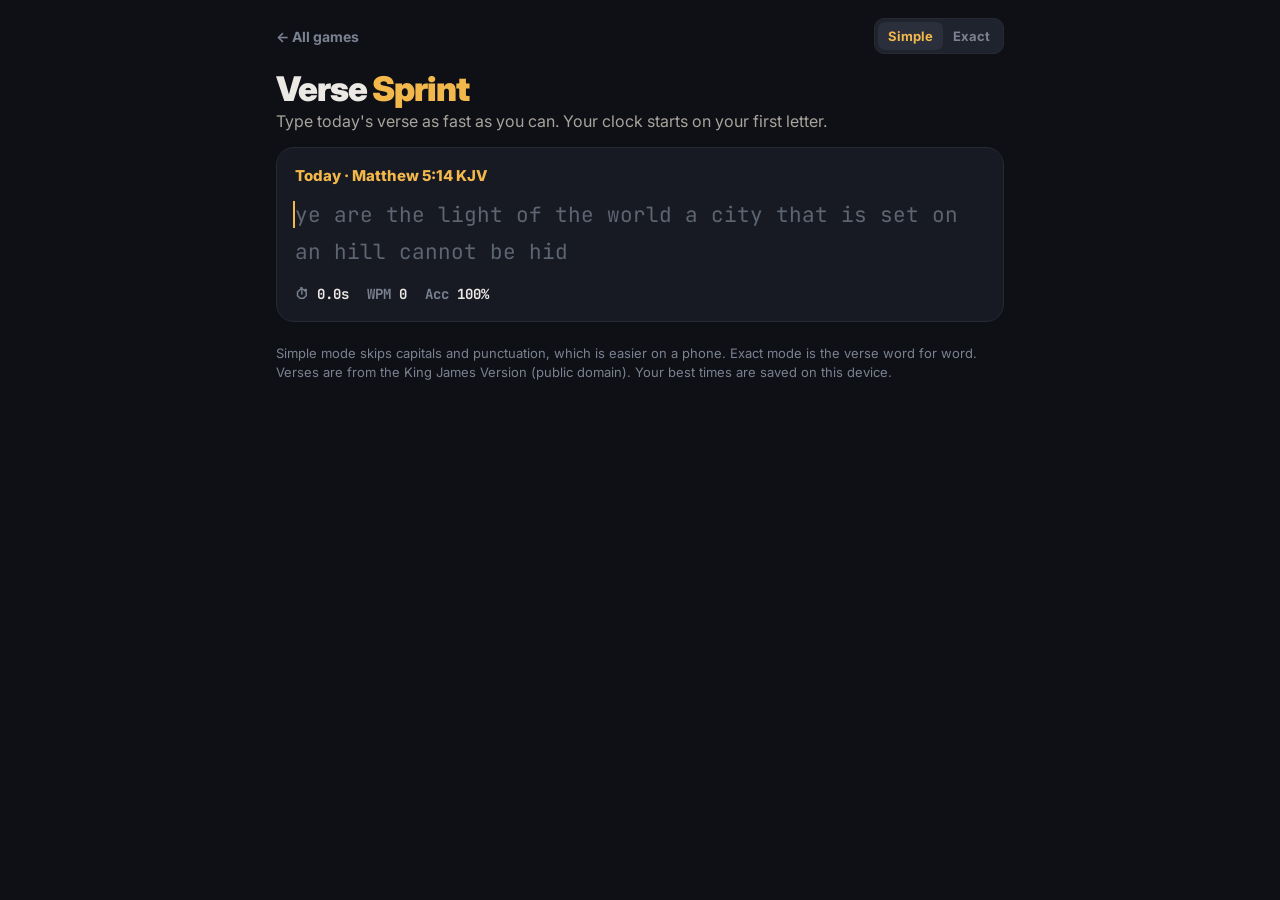
<file: verse.html>
<!DOCTYPE html>
<html lang="en">
<head>
<meta charset="UTF-8">
<meta name="viewport" content="width=device-width, initial-scale=1">
<title>Verse Sprint · Key Rush</title>
<meta name="description" content="Type today's Bible verse as fast and accurately as you can.">
<link rel="preconnect" href="https://fonts.googleapis.com">
<link href="https://fonts.googleapis.com/css2?family=JetBrains+Mono:wght@400;700&family=Inter:wght@400;600;800;900&family=Lora:ital,wght@0,500;1,500&display=swap" rel="stylesheet">
<style>
  :root{--bg:#0e1016;--panel:#171a22;--card:#1f232d;--line:#262a35;--text:#ece9e4;--dim:#7a8190;--accent:#f2b84b;--bad:#ff5c6a;--good:#5fd48a}
  *{box-sizing:border-box}
  body{margin:0;background:var(--bg);color:var(--text);font-family:Inter,system-ui,sans-serif;min-height:100vh}
  main{max-width:760px;margin:0 auto;padding:18px 16px 40px}
  .top{display:flex;align-items:center;gap:10px;justify-content:space-between}
  .top a{color:var(--dim);text-decoration:none;font-weight:700;font-size:14px}
  h1{margin:14px 0 2px;font:900 34px Inter,sans-serif;letter-spacing:-.03em}
  h1 span{color:var(--accent)}
  .sub{color:#a8a39b;margin:0 0 16px}
  .seg{display:inline-flex;background:var(--card);border:1px solid var(--line);border-radius:10px;padding:3px}
  .seg button{background:none;border:0;color:var(--dim);font:700 13px Inter,sans-serif;padding:6px 10px;border-radius:7px;cursor:pointer}
  .seg button.on{background:#2a2f3b;color:var(--accent)}
  .card{background:var(--panel);border:1px solid var(--line);border-radius:18px;padding:18px;position:relative;cursor:text}
  .ref{display:flex;justify-content:space-between;align-items:center;gap:10px;margin-bottom:12px}
  .ref b{font:800 15px Inter,sans-serif;color:var(--accent)}
  .ref small{color:var(--dim);font-weight:700}
  .text{font:400 21px/1.75 'JetBrains Mono',monospace;word-break:normal;overflow-wrap:break-word;user-select:none}
  .text .c{color:#5d6472}.text .ok{color:var(--text)}.text .no{color:var(--bad);background:rgba(255,92,106,.15);border-radius:3px}
  .text .cur{box-shadow:-2px 0 0 var(--accent);animation:blink 1s step-end infinite}
  @keyframes blink{50%{box-shadow:none}}
  .live{display:flex;gap:18px;margin-top:14px;font:700 14px 'JetBrains Mono',monospace;color:var(--dim)}
  .live b{color:var(--text)}
  #inp{position:absolute;left:0;top:0;width:1px;height:1px;opacity:0;border:0;padding:0;font-size:16px;resize:none}
  .tap{position:absolute;inset:0;display:flex;align-items:center;justify-content:center;background:rgba(23,26,34,.9);border-radius:18px;color:var(--accent);font-weight:800}
  .done{margin-top:16px;background:var(--panel);border:1px solid var(--line);border-radius:18px;padding:18px;text-align:center}
  .done h2{margin:0;font:900 26px Inter,sans-serif}
  .grid{display:grid;grid-template-columns:repeat(3,1fr);gap:10px;margin:14px 0}
  .grid div{background:var(--card);border-radius:12px;padding:10px}
  .l{font-size:11px;text-transform:uppercase;letter-spacing:.08em;color:var(--dim);font-weight:800}
  .v{font:700 24px 'JetBrains Mono',monospace;color:var(--accent);margin-top:2px}
  .quote{font:italic 500 17px/1.5 Lora,Georgia,serif;color:#d9d4cb;margin:6px 0 4px}
  .msg{color:var(--accent);font-weight:700;min-height:20px}
  .row{display:flex;gap:8px;margin-top:12px;flex-wrap:wrap}
  .btn{flex:1;min-width:120px;background:var(--accent);color:#14161b;border:0;border-radius:12px;padding:12px;font:800 15px Inter,sans-serif;cursor:pointer;text-decoration:none;text-align:center}
  .btn.alt{background:var(--card);color:var(--text);border:1px solid var(--line)}
  .foot{color:var(--dim);font-size:13px;margin-top:22px;line-height:1.5}
  .hide{display:none!important}
  @media (max-width:520px){.text{font-size:18px}h1{font-size:28px}}
</style>
</head>
<body>
<main>
  <div class="top"><a href="./">← All games</a>
    <div class="seg" id="modeSeg"><button data-m="simple">Simple</button><button data-m="exact">Exact</button></div></div>
  <h1>Verse <span>Sprint</span></h1>
  <p class="sub" id="sub">Type today's verse as fast as you can. Your clock starts on your first letter.</p>

  <div class="card" id="card">
    <div class="ref"><b id="ref"></b><small id="streak"></small></div>
    <div class="text" id="text"></div>
    <div class="live"><span>⏱ <b id="time">0.0s</b></span><span>WPM <b id="wpm">0</b></span><span>Acc <b id="acc">100%</b></span></div>
    <textarea id="inp" autocomplete="off" autocapitalize="off" autocorrect="off" spellcheck="false"></textarea>
    <div class="tap hide" id="tap">👆 Tap to start typing</div>
  </div>

  <div class="done hide" id="done">
    <h2 id="dTitle">Done!</h2>
    <div class="grid"><div><div class="l">Time</div><div class="v" id="dTime">0</div></div><div><div class="l">WPM</div><div class="v" id="dWpm">0</div></div><div><div class="l">Accuracy</div><div class="v" id="dAcc">0</div></div></div>
    <p class="quote" id="dQuote"></p>
    <div class="msg" id="dMsg"></div>
    <div class="row"><button class="btn" id="againBtn">Try again</button><button class="btn alt" id="copyBtn">Copy my result</button></div>
    <div class="row"><button class="btn alt" id="todayBtn">Today's verse</button><button class="btn alt" id="randBtn">Another verse</button></div>
  </div>

  <p class="foot">Simple mode skips capitals and punctuation, which is easier on a phone. Exact mode is the verse word for word. Verses are from the King James Version (public domain). Your best times are saved on this device.</p>
</main>
<script>
const V=[
["John 3:16","For God so loved the world, that he gave his only begotten Son, that whosoever believeth in him should not perish, but have everlasting life."],
["Psalm 23:1","The LORD is my shepherd; I shall not want."],
["Philippians 4:13","I can do all things through Christ which strengtheneth me."],
["Proverbs 3:5-6","Trust in the LORD with all thine heart; and lean not unto thine own understanding. In all thy ways acknowledge him, and he shall direct thy paths."],
["Jeremiah 29:11","For I know the thoughts that I think toward you, saith the LORD, thoughts of peace, and not of evil, to give you an expected end."],
["Romans 8:28","And we know that all things work together for good to them that love God, to them who are the called according to his purpose."],
["Isaiah 40:31","But they that wait upon the LORD shall renew their strength; they shall mount up with wings as eagles; they shall run, and not be weary; and they shall walk, and not faint."],
["Joshua 1:9","Have not I commanded thee? Be strong and of a good courage; be not afraid, neither be thou dismayed: for the LORD thy God is with thee whithersoever thou goest."],
["Matthew 6:33","But seek ye first the kingdom of God, and his righteousness; and all these things shall be added unto you."],
["Psalm 46:10","Be still, and know that I am God: I will be exalted among the heathen, I will be exalted in the earth."],
["1 Peter 4:10","As every man hath received the gift, even so minister the same one to another, as good stewards of the manifold grace of God."],
["Genesis 1:1","In the beginning God created the heaven and the earth."],
["Psalm 119:105","Thy word is a lamp unto my feet, and a light unto my path."],
["Romans 12:2","And be not conformed to this world: but be ye transformed by the renewing of your mind, that ye may prove what is that good, and acceptable, and perfect, will of God."],
["2 Timothy 1:7","For God hath not given us the spirit of fear; but of power, and of love, and of a sound mind."],
["Matthew 11:28","Come unto me, all ye that labour and are heavy laden, and I will give you rest."],
["Hebrews 11:1","Now faith is the substance of things hoped for, the evidence of things not seen."],
["Psalm 118:24","This is the day which the LORD hath made; we will rejoice and be glad in it."],
["1 John 4:19","We love him, because he first loved us."],
["Micah 6:8","He hath shewed thee, O man, what is good; and what doth the LORD require of thee, but to do justly, and to love mercy, and to walk humbly with thy God?"],
["Psalm 37:4","Delight thyself also in the LORD; and he shall give thee the desires of thine heart."],
["Proverbs 16:3","Commit thy works unto the LORD, and thy thoughts shall be established."],
["Matthew 5:14","Ye are the light of the world. A city that is set on an hill cannot be hid."],
["John 14:6","Jesus saith unto him, I am the way, the truth, and the life: no man cometh unto the Father, but by me."],
["Romans 6:23","For the wages of sin is death; but the gift of God is eternal life through Jesus Christ our Lord."],
["Psalm 139:14","I will praise thee; for I am fearfully and wonderfully made: marvellous are thy works; and that my soul knoweth right well."],
["Lamentations 3:22-23","It is of the LORD's mercies that we are not consumed, because his compassions fail not. They are new every morning: great is thy faithfulness."],
["Galatians 6:9","And let us not be weary in well doing: for in due season we shall reap, if we faint not."],
["Psalm 34:8","O taste and see that the LORD is good: blessed is the man that trusteth in him."],
["John 1:1","In the beginning was the Word, and the Word was with God, and the Word was God."],
["Psalm 121:1-2","I will lift up mine eyes unto the hills, from whence cometh my help. My help cometh from the LORD, which made heaven and earth."]];
const $=id=>document.getElementById(id);
function store(k,v){try{if(v===undefined)return localStorage.getItem(k);localStorage.setItem(k,v)}catch(e){return null}}
function dayNum(d){d=d||new Date();return Math.floor((d.getTime()-d.getTimezoneOffset()*60000)/86400000)}
const TODAY=dayNum(),todayIdx=((TODAY%V.length)+V.length)%V.length;
let mode=store("vs_mode")==="exact"?"exact":"simple",vi=todayIdx,isToday=true,target="",typed="",t0=0,endT=0,keys=0,good=0,finished=false,timer=null;

function simplify(s){return s.toLowerCase().replace(/[^a-z\s]/g,"").replace(/\s+/g," ").trim()}
function load(i,today){
  vi=i;isToday=!!today;const [ref,txt]=V[i];target=mode==="exact"?txt:simplify(txt);
  typed="";t0=0;endT=0;keys=0;good=0;finished=false;$("inp").value="";clearInterval(timer);
  $("ref").textContent=(isToday?"Today · ":"")+ref+" KJV";
  const best=parseFloat(store(`vs_best_${mode}_${i}`)||"0");
  const sk=+(store("vs_streak")||0),last=+(store("vs_last")||0),alive=last>=TODAY-1;
  $("streak").textContent=alive&&sk?`🔥 ${sk}-day streak`:best?`Best ${best.toFixed(1)}s`:"";
  $("done").classList.add("hide");$("card").classList.remove("hide");
  $("sub").textContent=isToday?"Type today's verse as fast as you can. Your clock starts on your first letter.":"Practice verse. Your clock starts on your first letter.";
  render();live();focusIn();
}
function render(){
  let h="";const n=target.length;
  for(let i=0;i<n;i++){const ch=target[i],t=typed[i],cls=t===undefined?"c":t===ch?"ok":"no",cur=i===typed.length?" cur":"";
    const shown=ch===" "&&cls==="no"?"·":ch;h+=`<span class="${cls}${cur}">${shown.replace(/&/g,"&amp;").replace(/</g,"&lt;")}</span>`}
  $("text").innerHTML=h;
}
function elapsed(){return t0?((endT||performance.now())-t0)/1000:0}
function correctCount(){let c=0;for(let i=0;i<typed.length;i++)if(typed[i]===target[i])c++;return c}
function live(){const e=elapsed();$("time").textContent=e.toFixed(1)+"s";$("wpm").textContent=e>1?Math.round(correctCount()/5/(e/60)):0;$("acc").textContent=(keys?Math.round(good/keys*100):100)+"%"}

$("inp").addEventListener("input",()=>{
  if(finished){$("inp").value=typed;return}
  let v=$("inp").value.replace(/\n/g,"");
  // phones sometimes swap in curly quotes or double spaces
  v=v.replace(/[‘’]/g,"'").replace(/[“”]/g,'"');
  if(mode==="simple")v=v.toLowerCase();
  if(v.length>target.length)v=v.slice(0,target.length);
  if(!t0&&v.length){t0=performance.now();timer=setInterval(live,100)}
  for(let i=typed.length;i<v.length;i++){keys++;if(v[i]===target[i])good++}
  typed=v;$("inp").value=v;render();live();
  if(typed===target)finish();
});
function finish(){
  finished=true;endT=performance.now();clearInterval(timer);live();$("inp").blur();
  const e=elapsed(),wpm=Math.round(target.length/5/(e/60)),acc=Math.round(good/keys*100);
  const key=`vs_best_${mode}_${vi}`,prev=parseFloat(store(key)||"0"),nb=!prev||e<prev;if(nb)store(key,e.toFixed(2));
  let msg=nb?(prev?`🎉 New best! (was ${prev.toFixed(1)}s)`:"🎉 First time, saved as your best"):`Your best: ${prev.toFixed(1)}s`;
  if(isToday){const last=+(store("vs_last")||0);let sk=+(store("vs_streak")||0);
    if(last!==TODAY){sk=last===TODAY-1?sk+1:1;store("vs_streak",String(sk));store("vs_last",String(TODAY))}
    msg+=` · 🔥 ${+(store("vs_streak")||1)}-day streak`}
  $("dTitle").textContent=acc>=98?"Flawless!":acc>=90?"Well done!":"Done!";
  $("dTime").textContent=e.toFixed(1)+"s";$("dWpm").textContent=wpm;$("dAcc").textContent=acc+"%";
  $("dQuote").textContent=`"${V[vi][1]}" (${V[vi][0]})`;$("dMsg").textContent=msg;
  $("done").classList.remove("hide");$("tap").classList.add("hide");
  $("done").scrollIntoView({behavior:"smooth",block:"nearest"});
  lastResult=`I typed ${V[vi][0]} in ${e.toFixed(1)}s (${wpm} WPM, ${acc}% accuracy) on Verse Sprint ${location.origin}${location.pathname}`;
}
let lastResult="";
function focusIn(){$("inp").focus({preventScroll:true})}
$("card").addEventListener("click",focusIn);
$("tap").addEventListener("touchend",e=>{e.preventDefault();focusIn()});
setInterval(()=>{$("tap").classList.toggle("hide",finished||document.activeElement===$("inp"))},150);
$("againBtn").addEventListener("click",()=>load(vi,isToday));
$("todayBtn").addEventListener("click",()=>load(todayIdx,true));
$("randBtn").addEventListener("click",()=>{let i;do{i=Math.floor(Math.random()*V.length)}while(i===vi&&V.length>1);load(i,i===todayIdx)});
$("copyBtn").addEventListener("click",async()=>{try{await navigator.clipboard.writeText(lastResult);$("copyBtn").textContent="Copied!"}catch(e){$("copyBtn").textContent="Couldn't copy"}setTimeout(()=>$("copyBtn").textContent="Copy my result",1800)});
function setMode(m){mode=m;store("vs_mode",m);document.querySelectorAll("#modeSeg button").forEach(b=>b.classList.toggle("on",b.dataset.m===m));load(vi,isToday)}
$("modeSeg").addEventListener("click",e=>{const b=e.target.closest("button");if(b)setMode(b.dataset.m)});
document.addEventListener("keydown",e=>{if(finished&&e.key==="Enter"){e.preventDefault();load(vi,isToday)}else if(!finished&&document.activeElement!==$("inp")&&e.key.length===1)focusIn()});
document.querySelectorAll("#modeSeg button").forEach(b=>b.classList.toggle("on",b.dataset.m===mode));
load(todayIdx,true);
</script>
</body>
</html>
</file>
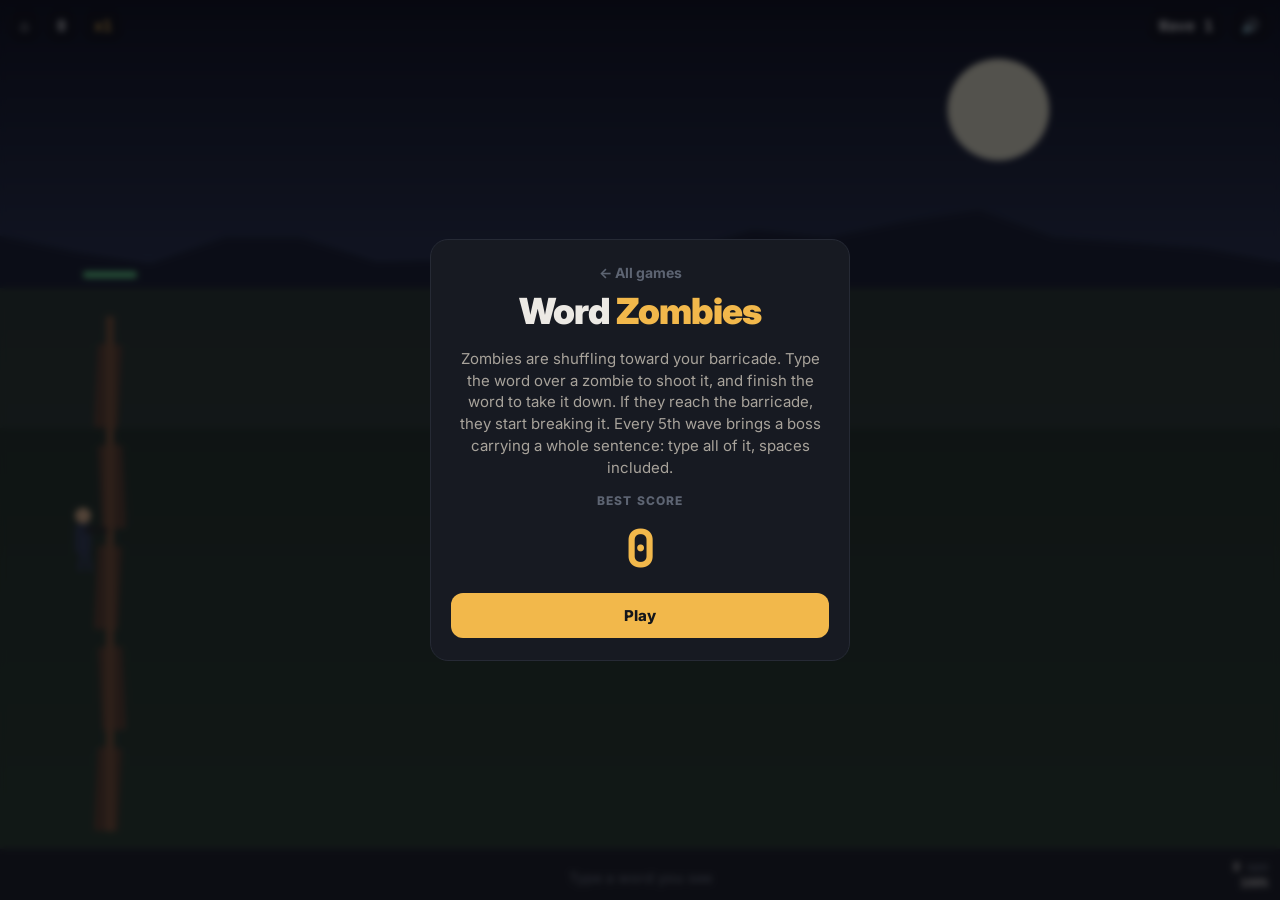
<file: zombies.html>
<!DOCTYPE html>
<html lang="en">
<head>
<meta charset="UTF-8">
<meta name="viewport" content="width=device-width, initial-scale=1, interactive-widget=resizes-content">
<title>Word Zombies · Key Rush</title>
<meta name="description" content="Zombies are coming for your barricade. Type their words to stop them.">
<link rel="preconnect" href="https://fonts.googleapis.com">
<link href="https://fonts.googleapis.com/css2?family=JetBrains+Mono:wght@400;700&family=Inter:wght@400;600;800;900&display=swap" rel="stylesheet">
<link rel="stylesheet" href="typekit.css">
</head>
<body>
<div id="wrap">
  <div id="stage">
    <canvas id="cv"></canvas>
    <div class="hud">
      <a class="pill" href="./" aria-label="All games">⌂</a>
      <span class="pill" id="score">0</span><span class="pill mult" id="mult">x1</span>
      <span class="sp"></span>
      <span class="pill" id="wave">Wave 1</span>
      <button class="pill" id="mute" aria-label="Sound on or off"></button>
    </div>
  </div>
  <div class="typedbar" id="typedbar"><span id="typed"></span><span class="tstat" id="tstat"><b>0</b> wpm<br><b>100%</b></span>
    <input id="tkIn" autocomplete="off" autocapitalize="off" autocorrect="off" spellcheck="false">
    <div id="tkTap" class="tap hide">👆 Tap here to type</div>
  </div>
</div>

<div class="overlay" id="menu"><div class="card">
  <a class="home" href="./">← All games</a>
  <h1>Word <span>Zombies</span></h1>
  <p>Zombies are shuffling toward your barricade. Type the word over a zombie to shoot it, and finish the word to take it down. If they reach the barricade, they start breaking it. Every 5th wave brings a boss carrying a whole sentence: type all of it, spaces included.</p>
  <div class="lbl">Best score</div><div class="big" id="mBest">0</div>
  <div class="row"><button class="btn" id="playBtn">Play</button></div>
</div></div>

<div class="overlay hide" id="over"><div class="card">
  <h1>They got <span>through</span></h1>
  <div class="lbl" style="margin-top:14px">Score</div><div class="big" id="oScore">0</div>
  <p id="oStats"></p>
  <div class="row"><button class="btn" id="againBtn">Play again</button><a class="btn alt" href="./">All games</a></div>
</div></div>

<script src="typekit.js"></script>
<script>
const $=id=>document.getElementById(id);
const cv=$("cv"),ctx=cv.getContext("2d");let W=0,H=0;
function resize(){const r=cv.getBoundingClientRect(),d=Math.min(2,window.devicePixelRatio||1);W=r.width;H=r.height;cv.width=W*d;cv.height=H*d;ctx.setTransform(d,0,0,d,0,0)}
TK.fitViewport(resize);TK.setupMute($("mute"));

// Boss zombies carry a full sentence (lowercase, no punctuation, so phones are easy).
const SENTENCES=[
"the dead are walking down main street","board up the windows and lock the doors","never split up in a haunted house",
"this barricade will not break tonight","keep calm and type faster than the zombies","the moon is full and the night is long",
"grab the flashlight and check the basement","nobody goes outside until the sun comes up","the radio says help is on the way",
"they smell fear so keep your fingers moving","every word you type keeps the horde away","the last bus out of town left an hour ago",
"stay quiet and they might walk right past","if you hear moaning do not open the door","the zombies are slow but they never stop",
"we need more planks and a bigger hammer","a quick brown fox jumps over the lazy zombie","hold the line until the helicopter arrives",
"brains are not on the menu tonight","my typing teacher would be proud of me right now","who left the back gate wide open",
"run to the mall and hide in the food court","zombies cannot read but you sure can","one more wave and we can all go home",
"do not let them reach the barricade","the generator is out of gas again","somebody bring snacks to the safe house"];
function pickSentence(level,taken){
  const max=level<10?40:level<15?48:99,pool=SENTENCES.filter(s=>s.length<=max);
  const free=pool.filter(s=>!taken.has(s[0]));const p=free.length?free:pool;return p[Math.floor(Math.random()*p.length)];
}
const SHIRTS=["#6b5b95","#88664d","#4a6670","#7a4a4a","#5b6b3a","#3f4a73"];
let state="menu",score=0,wave=1,hp=100,combo=0,zs=[],shots=[],parts=[],toSpawn=0,spawnT=0,banner=0,shake=0,kills=0,thumpT=0,bossLeft=0,t=0;
const typer=TK.makeTyper();let st=TK.makeStats();
const inp=TK.setupInput({acceptSpace:()=>{const t=typer.target;return t?t.word[t.typed]===" ":zs.some(z=>z.keep&&z.typed&&!z.dying&&z.word[z.typed]===" ")},onChar,onRelease:()=>{typer.release();TK.renderTyped($("typed"),typer)},active:()=>state==="play"});
const horizon=()=>H*0.34,barX=()=>Math.max(64,Math.min(110,W*0.17)),gun=()=>({x:barX()-26,y:H*0.66-34});
function mult(){return 1+Math.min(3,Math.floor(combo/15))}
const hills=[...Array(18)].map((_,i)=>({x:i/17,h:0.3+Math.random()*0.7}));

function start(){
  TK.init();score=0;hp=100;combo=0;zs=[];shots=[];parts=[];st=TK.makeStats();kills=0;typer.target=null;
  state="play";startWave(1);$("menu").classList.add("hide");$("over").classList.add("hide");TK.renderTyped($("typed"),typer);inp.focus();
}
function startWave(n){
  wave=n;toSpawn=4+n*2;bossLeft=n%5===0?1:0;spawnT=0.6;banner=2.2;
  if(n>1){hp=Math.min(100,hp+15);TK.tone(330,0.2,"triangle",0.12);TK.tone(494,0.3,"triangle",0.12,0,0.15)}
}
function spawn(boss){
  const taken=new Set(zs.filter(z=>z.alive).map(z=>z.word[0]));
  const word=boss?pickSentence(wave,taken):TK.pickWord(wave,taken);
  const hz=horizon(),y=hz+28+Math.random()*(H-hz-44),depth=(y-hz)/(H-hz),s=(0.55+0.65*depth)*(boss?1.6:1);
  const cross=(W-barX())/Math.max(8,20-wave*1.15);
  // Bosses walk slow enough to type the sentence: about 6s plus 0.45s per letter, never under 14s.
  const bossSpeed=(W-barX())/Math.max(14,6+word.length*0.45);
  zs.push({word,typed:0,alive:true,boss,keep:boss,x:W+30*s,y,s,speed:boss?bossSpeed:cross*(0.85+Math.random()*0.3),
    shirt:SHIRTS[Math.floor(Math.random()*SHIRTS.length)],ph:Math.random()*6,attacking:false,dying:0,flash:0,knock:0});
  if(boss){TK.tone(70,0.8,"sawtooth",0.12,45)}
}
function burst(x,y,col,n){for(let i=0;i<n;i++){const a=Math.random()*7,s=30+Math.random()*160;parts.push({x,y,vx:Math.cos(a)*s,vy:Math.sin(a)*s-60,life:0.35+Math.random()*0.4,col})}}
function head(z){return{x:z.x,y:z.y-62*z.s}}

function onChar(ch){
  if(state!=="play")return;
  const r=typer.key(ch,zs.filter(z=>z.alive&&!z.dying),z=>-z.x);
  if(r.miss){combo=0;st.miss();TK.tone(140,0.09,"square",0.05)}
  else{
    st.hit();combo++;const z=r.t,h=head(z),gp=gun();
    shots.push({x1:gp.x+22,y1:gp.y,x2:h.x,y2:h.y+8*z.s,life:0.07});z.flash=0.07;z.knock=0.15;
    TK.noise(0.08,3000,900,0.18);
    if(r.done){z.dying=0.7;kills++;score+=z.word.replace(/ /g,"").length*10*mult()*(z.boss?2:1);burst(h.x,h.y,"#8fd16a",z.boss?40:18);
      TK.noise(0.35,900,90,0.4,"lowpass");TK.tone(110,0.3,"sawtooth",0.06,60)}
  }
  TK.renderTyped($("typed"),typer);
}
function gameOver(){
  state="over";inp.blur();const best=+(TK.store("tk_best_zombie")||0),nb=score>best;if(nb)TK.store("tk_best_zombie",String(score));
  TK.tone(220,0.6,"sawtooth",0.09,70);
  $("oScore").textContent=score;
    $("oStats").innerHTML=`Wave ${wave} · ${kills} zombies<br><b>${st.wpm()} WPM</b> · <b>${st.acc()}% accuracy</b><br>${nb?"🎉 New best score!":`Best: ${Math.max(best,score)}`}`;
  setTimeout(()=>$("over").classList.remove("hide"),700);
}

function update(dt){
  t+=dt;
  if(state==="play"){
    if(banner>0)banner-=dt;
    else{spawnT-=dt;
      if(spawnT<=0&&(toSpawn>0||bossLeft>0)){
        if(toSpawn>0){spawn(false);toSpawn--}else{spawn(true);bossLeft--}
        spawnT=Math.max(0.8,2.6-wave*0.15)*(0.7+Math.random()*0.6)}}
    const bx=barX();let attackers=0;
    for(const z of zs){
      if(!z.alive)continue;
      if(z.dying>0){z.dying-=dt;if(z.dying<=0)z.alive=false;continue}
      z.flash-=dt;z.knock-=dt;
      const stop=bx+16*z.s;
      if(z.x>stop){z.x-=z.speed*(z.knock>0?0.1:1)*dt;z.ph+=dt*(z.boss?4:6)}
      else{z.attacking=true;attackers+=z.boss?2.5:1}
    }
    if(attackers){hp-=attackers*5*dt;thumpT-=dt;if(thumpT<=0){thumpT=0.8;shake=6;TK.noise(0.2,250,60,0.4,"lowpass");TK.buzz(40)}}
    if(hp<=0){hp=0;gameOver()}
    zs=zs.filter(z=>z.alive);if(!zs.some(z=>!z.dying))st.pause();
    if(state==="play"&&toSpawn===0&&bossLeft===0&&banner<=0&&!zs.length){score+=100*wave;startWave(wave+1)}
  }
  shots.forEach(s=>s.life-=dt);shots=shots.filter(s=>s.life>0);
  parts.forEach(p=>{p.x+=p.vx*dt;p.y+=p.vy*dt;p.vy+=300*dt;p.life-=dt});parts=parts.filter(p=>p.life>0);
  shake*=Math.pow(0.03,dt);
}

function rr(x,y,w,h,r){ctx.beginPath();ctx.roundRect?ctx.roundRect(x,y,w,h,r):ctx.rect(x,y,w,h);ctx.fill()}
function drawZombie(z){
  const s=z.s,x=z.x,y=z.y,step=z.attacking?0:Math.sin(z.ph),fall=z.dying>0?(1-z.dying/0.7):0;
  ctx.save();ctx.translate(x,y);if(fall){ctx.rotate(fall*1.4);ctx.globalAlpha=1-fall*0.8}
  ctx.scale(s,s);
  ctx.fillStyle="rgba(0,0,0,.35)";ctx.beginPath();ctx.ellipse(0,0,16,4,0,0,7);ctx.fill();
  ctx.strokeStyle="#2c2f3a";ctx.lineWidth=6;ctx.lineCap="round";
  ctx.beginPath();ctx.moveTo(-3,-26);ctx.lineTo(-3-step*7,-1);ctx.moveTo(3,-26);ctx.lineTo(3+step*7,-1);ctx.stroke();
  ctx.fillStyle=z.flash>0?"#fff":z.shirt;rr(-10,-52,20,28,5);
  const reach=z.attacking?Math.sin(t*10)*4:0;
  ctx.strokeStyle=z.flash>0?"#fff":"#7fae6b";ctx.lineWidth=5;
  ctx.beginPath();ctx.moveTo(-7,-46);ctx.lineTo(-26+reach,-44+step*2);ctx.moveTo(-3,-40);ctx.lineTo(-24+reach,-36-step*2);ctx.stroke();
  ctx.fillStyle=z.flash>0?"#fff":"#7fae6b";ctx.beginPath();ctx.arc(-1,-62,11,0,7);ctx.fill();
  ctx.fillStyle="#1b1b1b";ctx.beginPath();ctx.arc(-6,-64,2.2,0,7);ctx.arc(2,-64,2.2,0,7);ctx.fill();
  ctx.fillStyle="#3d2b2b";ctx.fillRect(-6,-57,7,2);
  if(z.boss){ctx.fillStyle="#c0392b";ctx.beginPath();ctx.moveTo(-10,-72);ctx.lineTo(-6,-80);ctx.lineTo(-2,-72);ctx.lineTo(2,-80);ctx.lineTo(6,-72);ctx.fill()}
  ctx.restore();
}
function bossBanner(z){
  const tgt=typer.target===z,pad=12,maxW=Math.min(W-20,560);ctx.font="700 17px 'JetBrains Mono',monospace";
  const words=z.word.split(" "),lines=[];let cur="";
  for(const w of words){const tryL=cur?cur+" "+w:w;if(ctx.measureText(tryL).width>maxW-pad*2&&cur){lines.push(cur);cur=w}else cur=tryL}lines.push(cur);
  const lh=24,bh=lines.length*lh+pad*1.6+16,bx=(W-maxW)/2,by=54;
  ctx.fillStyle="rgba(10,12,18,.88)";rr(bx,by,maxW,bh,10);ctx.strokeStyle=tgt?"#f2b84b":"#ff5c6a";ctx.lineWidth=2;ctx.stroke();
  ctx.fillStyle="#ff8a80";ctx.font="900 11px Inter,sans-serif";ctx.textAlign="left";ctx.textBaseline="top";ctx.fillText("☠ BOSS · TYPE THE WHOLE SENTENCE",bx+pad,by+8);
  ctx.font="700 17px 'JetBrains Mono',monospace";ctx.textBaseline="middle";let idx=0;
  lines.forEach((ln,i)=>{let x=bx+pad;const y=by+24+pad*0.4+i*lh+lh/2;
    for(const ch of ln){ctx.fillStyle=idx<z.typed?"#f2b84b":"#fff";ctx.fillText(ch,x,y);x+=ctx.measureText(ch).width;idx++}
    idx++;});
  // little tag over the boss's head
  const tx=Math.max(30,Math.min(W-30,z.x)),ty=Math.max(60+bh,z.y-82*z.s-10);ctx.font="900 12px Inter,sans-serif";
  const pct=Math.round(z.typed/z.word.length*100)+"%";const tw=ctx.measureText("☠ "+pct).width+12;
  ctx.fillStyle="rgba(10,12,18,.85)";rr(tx-tw/2,ty-10,tw,20,6);ctx.fillStyle="#ff8a80";ctx.textAlign="center";ctx.fillText("☠ "+pct,tx,ty+1);
}
function label(z){
  if(z.dying>0)return;
  if(z.boss){bossBanner(z);return}
  ctx.font=`700 ${z.boss?18:15}px 'JetBrains Mono',monospace`;const tw=ctx.measureText(z.word).width,pw=tw+14;
  const x=Math.max(pw/2+4,Math.min(W-pw/2-4,z.x)),y=Math.max(60,z.y-82*z.s-12),tgt=typer.target===z;
  ctx.fillStyle=tgt?"rgba(242,184,75,.2)":"rgba(10,12,18,.8)";rr(x-pw/2,y-12,pw,24,7);
  if(tgt){ctx.strokeStyle="#f2b84b";ctx.lineWidth=2;ctx.stroke()}
  ctx.textAlign="left";ctx.textBaseline="middle";let cx=x-tw/2;const a=z.word.slice(0,z.typed),b=z.word.slice(z.typed);
  ctx.fillStyle="#f2b84b";ctx.fillText(a,cx,y+1);cx+=ctx.measureText(a).width;ctx.fillStyle=z.boss?"#ff8a80":"#fff";ctx.fillText(b,cx,y+1);
}
function render(){
  const hz=horizon(),bx=barX();
  const g=ctx.createLinearGradient(0,0,0,hz);g.addColorStop(0,"#070b1a");g.addColorStop(1,"#26304f");ctx.fillStyle=g;ctx.fillRect(0,0,W,hz+2);
  ctx.fillStyle="rgba(240,236,210,.95)";ctx.beginPath();ctx.arc(W*0.78,hz*0.38,Math.min(W,H)*0.06,0,7);ctx.fill();
  ctx.fillStyle="#141a2e";ctx.beginPath();ctx.moveTo(0,hz);hills.forEach(p=>ctx.lineTo(p.x*W,hz-p.h*hz*0.28));ctx.lineTo(W,hz);ctx.fill();
  ctx.save();if(shake>0.5)ctx.translate((Math.random()-.5)*shake,(Math.random()-.5)*shake);
  const gg=ctx.createLinearGradient(0,hz,0,H);gg.addColorStop(0,"#1c2a22");gg.addColorStop(1,"#253a2a");ctx.fillStyle=gg;ctx.fillRect(-20,hz,W+40,H-hz+20);
  ctx.fillStyle="rgba(180,200,220,.06)";ctx.fillRect(0,hz,W,(H-hz)*0.25);
  // barricade
  const bh=H-hz;ctx.fillStyle="#5a3d2b";for(let i=0;i<5;i++){const yy=hz+bh*0.1+i*bh*0.18;ctx.save();ctx.translate(bx,yy);ctx.rotate((i%2?-1:1)*0.05);rr(-12,0,24,bh*0.15,3);ctx.restore()}
  ctx.fillStyle="#7a5236";ctx.fillRect(bx-4,hz+bh*0.05,8,bh*0.92);
  const hpw=56;ctx.fillStyle="rgba(10,12,18,.75)";rr(bx-hpw/2,hz-18,hpw,9,4);ctx.fillStyle=hp>50?"#5fd48a":hp>25?"#f2b84b":"#ff5c6a";rr(bx-hpw/2+1,hz-17,(hpw-2)*hp/100,7,3);
  // survivor
  const gp=gun();ctx.fillStyle="#2f3b55";rr(gp.x-9,gp.y-2,16,30,5);ctx.fillStyle="#e0b48a";ctx.beginPath();ctx.arc(gp.x-1,gp.y-10,8,0,7);ctx.fill();
  ctx.fillStyle="#222";rr(gp.x,gp.y+2,24,5,2);ctx.strokeStyle="#2f3b55";ctx.lineWidth=5;ctx.beginPath();ctx.moveTo(gp.x-2,gp.y+26);ctx.lineTo(gp.x-4,gp.y+46);ctx.moveTo(gp.x+3,gp.y+26);ctx.lineTo(gp.x+6,gp.y+46);ctx.stroke();
  const sorted=[...zs].sort((a,b)=>a.y-b.y);sorted.forEach(drawZombie);
  for(const s of shots){ctx.strokeStyle="#ffe066";ctx.lineWidth=2.5;ctx.shadowColor="#ffb300";ctx.shadowBlur=10;ctx.beginPath();ctx.moveTo(s.x1,s.y1);ctx.lineTo(s.x2,s.y2);ctx.stroke();ctx.shadowBlur=0;
    ctx.fillStyle="#ffcc33";ctx.beginPath();ctx.arc(s.x1+4,s.y1,6,0,7);ctx.fill()}
  for(const p of parts){ctx.globalAlpha=Math.min(1,p.life*2.5);ctx.fillStyle=p.col;ctx.fillRect(p.x-2,p.y-2,4,4)}ctx.globalAlpha=1;
  sorted.forEach(label);
  if(banner>0&&state==="play"){ctx.globalAlpha=Math.min(1,banner);ctx.fillStyle="#fff";ctx.font="900 42px Inter,sans-serif";ctx.textAlign="center";ctx.textBaseline="middle";
    ctx.fillText(wave%5===0?`WAVE ${wave} · BOSS`:`WAVE ${wave}`,W/2,hz+(H-hz)*0.35);ctx.globalAlpha=1}
  ctx.restore();
}
function hud(){$("tstat").innerHTML=`<b>${st.wpm()}</b> wpm<br><b>${st.acc()}%</b>`;$("score").textContent=score;$("mult").textContent="x"+mult();$("wave").textContent="Wave "+wave}

$("playBtn").addEventListener("click",start);$("againBtn").addEventListener("click",start);
document.addEventListener("keydown",e=>{if(e.key==="Enter"&&state!=="play"){e.preventDefault();start()}});
$("mBest").textContent=TK.store("tk_best_zombie")||0;
let last=performance.now();
function loop(now){const dt=Math.min(0.05,(now-last)/1000);last=now;update(dt);render();hud();inp.tick();requestAnimationFrame(loop)}
TK.renderTyped($("typed"),typer);requestAnimationFrame(loop);
</script>
</body>
</html>
</file>
<file: typekit.css>
:root{--bg:#0e1016;--panel:#171a22;--card:#1f232d;--line:#262a35;--text:#ece9e4;--dim:#5d6472;--accent:#f2b84b;--bad:#ff5c6a;--good:#5fd48a}
*{box-sizing:border-box}
html,body{margin:0;height:100%;background:var(--bg);color:var(--text);font-family:Inter,system-ui,sans-serif;overflow:hidden;overscroll-behavior:none}
#wrap{position:fixed;left:0;top:0;width:100%;height:var(--vh,100vh);display:flex;flex-direction:column}
#stage{position:relative;flex:1;min-height:0;cursor:text}
canvas{display:block;width:100%;height:100%}
.hud{position:absolute;left:0;right:0;top:0;padding:10px;display:flex;gap:8px;align-items:center;pointer-events:none;font-family:'JetBrains Mono',monospace}
.hud .sp{flex:1}
.pill{background:rgba(10,12,18,.62);backdrop-filter:blur(4px);border-radius:10px;padding:6px 10px;font-weight:700;color:#fff;text-decoration:none;border:0;font-size:15px;font-family:inherit}
a.pill,button.pill{pointer-events:auto;cursor:pointer}
.mult{color:var(--accent)}
.typedbar{height:52px;flex:0 0 52px;padding:0 80px;text-align:center;background:var(--panel);border-top:1px solid var(--line);display:flex;align-items:center;justify-content:center;font:700 24px 'JetBrains Mono',monospace;letter-spacing:.08em;position:relative;cursor:text}
.typedbar #typed{white-space:pre}
.typedbar .ok{color:var(--accent)}.typedbar .rest{color:#6d7380}.typedbar .ph{color:var(--dim);font:600 14px Inter,sans-serif;letter-spacing:0}
.tstat{position:absolute;right:12px;top:50%;transform:translateY(-50%);font:700 12px 'JetBrains Mono',monospace;color:var(--dim);letter-spacing:0;text-align:right;line-height:1.35}
.tstat b{color:var(--text)}
.tap{position:absolute;inset:0;display:flex;align-items:center;justify-content:center;background:rgba(23,26,34,.92);color:var(--accent);font:800 16px Inter,sans-serif;letter-spacing:0}
#tkIn{position:absolute;left:0;top:0;width:1px;height:1px;opacity:0;border:0;padding:0;font-size:16px}
.overlay{position:fixed;inset:0;display:flex;align-items:center;justify-content:center;padding:18px;background:rgba(8,9,13,.66);backdrop-filter:blur(3px);z-index:10;overflow:auto}
.card{background:var(--panel);border:1px solid var(--line);border-radius:18px;padding:22px 20px;width:100%;max-width:420px;text-align:center;margin:auto}
.card h1{margin:0;font:900 36px Inter,sans-serif;letter-spacing:-.03em}
.card h1 span{color:var(--accent)}
.card p{color:#a8a39b;line-height:1.45;font-size:15px}
.big{font:700 52px 'JetBrains Mono',monospace;color:var(--accent);margin:6px 0}
.lbl{font-size:12px;text-transform:uppercase;letter-spacing:.1em;color:var(--dim);font-weight:800}
.row{display:flex;gap:8px;margin-top:10px}
.btn{flex:1;background:var(--accent);color:#14161b;border:0;border-radius:12px;padding:13px;font:800 15px Inter,sans-serif;cursor:pointer;text-decoration:none;display:inline-block}
.btn.alt{background:var(--card);color:var(--text);border:1px solid var(--line)}
.home{display:inline-block;color:var(--dim);font-weight:700;text-decoration:none;font-size:14px;margin-bottom:8px}
.hide{display:none!important}
</file>
